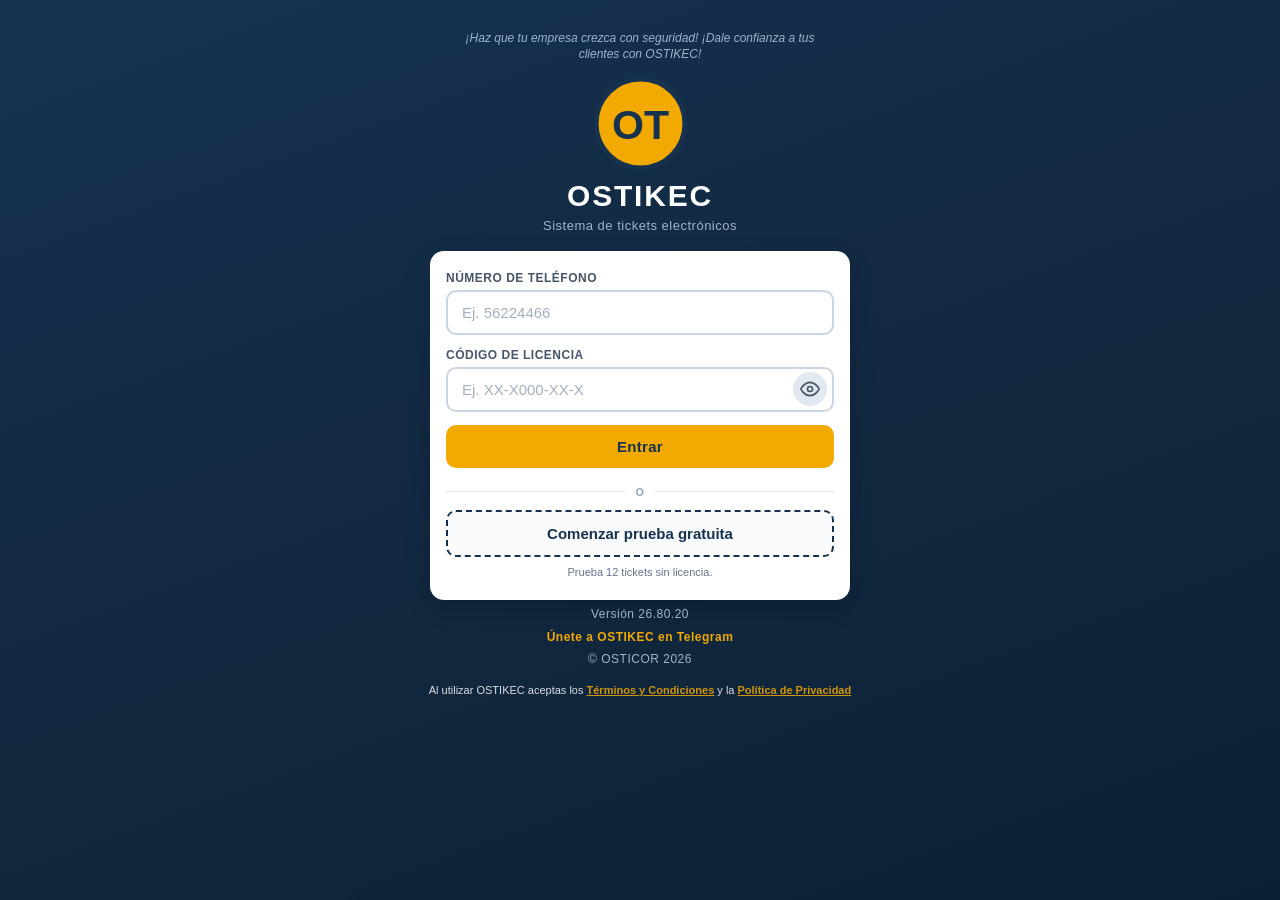
<file: index.html>
<!DOCTYPE html>
<html lang="es">
<head>
<meta charset="UTF-8">
<meta name="viewport" content="width=device-width, initial-scale=1.0, maximum-scale=1.0, user-scalable=no, viewport-fit=cover">
<meta name="theme-color" content="#16324f">
<title>Ostikec</title>

<!--
  ============================================================================
  OSTIKEC — Aplicación web en un solo archivo
  ----------------------------------------------------------------------------
  Tres pantallas:
    1) Login        → teléfono + licencia
    2) Creador      → formulario que genera el ticket con QR
    3) Validador    → solo lee y verifica tickets (no puede crear)

  Cada licencia define el TIPO de acceso: 'creador' o 'validador'.
  Desde una pantalla no se puede acceder a la otra.

  >>> PARA QUE FUNCIONE 100% SIN INTERNET (al convertirla en APK):
      1. Descarga estos dos archivos:
         https://cdn.jsdelivr.net/npm/qrcode-generator@1.4.4/qrcode.js
         https://unpkg.com/html5-qrcode@2.3.8/html5-qrcode.min.js
      2. Guárdalos en la misma carpeta que este HTML.
      3. Sustituye las dos etiquetas <script src="https://..."> por:
         <script src="qrcode.js"></script>
         <script src="html5-qrcode.min.js"></script>
  ============================================================================
-->

<!-- Librería que GENERA códigos QR -->
<!-- <script src="https://cdn.jsdelivr.net/npm/qrcode-generator@1.4.4/qrcode.js"></script> -->
<!-- Librería que LEE códigos QR (cámara e imagen) -->
<!-- <script src="https://unpkg.com/html5-qrcode@2.3.8/html5-qrcode.min.js"></script> -->

<!--Librerías sin internet -->
<script src="qrcode.js"></script>
<script src="html5-qrcode.min.js"></script>

<style>
/* ==========================================================================
   ESTILOS GENERALES
   ========================================================================== */
* { box-sizing: border-box; -webkit-tap-highlight-color: transparent; }

html, body {
  margin: 0; padding: 0;
  font-family: -apple-system, BlinkMacSystemFont, 'Segoe UI', Roboto, Arial, sans-serif;
  background: #eef2f7;
  color: #1f2937;
  font-size: 16px;
}

/* Cada "pantalla" ocupa toda la ventana. Solo se muestra la que tiene .activa.
   Se refuerza con !important para que el WebView de Android no lo ignore. */
.pantalla { display: none !important; min-height: 100vh; }
.pantalla.activa { display: block !important; }
.oculto { display: none !important; }

/* ==========================================================================
   PANTALLA 1: ACCESO (LOGIN)
   ========================================================================== */
.login-wrap {
  min-height: 100vh;
  display: flex; flex-direction: column;
  align-items: center; justify-content: center;
  padding: 24px 18px;
  background: linear-gradient(160deg, #16324f 0%, #0d2033 100%);
}

.logo-grande { width: 110px; height: 110px; margin-bottom: 14px; }

.titulo-app {
  color: #ffffff; font-size: 32px; font-weight: 800;
  letter-spacing: 2px; margin: 0 0 4px 0;
}

.subtitulo {
  color: #9db4cc; font-size: 13px;
  margin: 0 0 26px 0; letter-spacing: 0.5px;
}

.tarjeta {
  background: #ffffff; border-radius: 16px;
  padding: 22px 18px; width: 100%; max-width: 420px;
  box-shadow: 0 8px 24px rgba(0, 0, 0, 0.18);
}

.campo-bloque { margin-bottom: 16px; }

.campo-bloque label {
  display: block; font-size: 13px; font-weight: 700;
  color: #475569; margin-bottom: 6px;
  text-transform: uppercase; letter-spacing: 0.5px;
}

/* ==========================================================================
   CAMPOS DE ENTRADA CON BOTÓN DE LIMPIAR INDIVIDUAL
   ========================================================================== */
.campo { position: relative; }

.campo input {
  width: 100%; padding: 13px 46px 13px 14px;
  border: 2px solid #cbd5e1; border-radius: 10px;
  font-size: 16px; background: #ffffff; color: #1f2937;
  outline: none; transition: border-color .15s ease;
  font-family: inherit;
}

.campo input:focus { border-color: #16324f; }
.campo input::placeholder { color: #a3b0c2; }

.btn-limpiar-campo {
  position: absolute; right: 7px; top: 50%;
  transform: translateY(-50%);
  width: 30px; height: 30px;
  border: none; border-radius: 50%;
  background: #e2e8f0; color: #475569;
  font-size: 14px; font-weight: 700;
  cursor: pointer;
  display: flex; align-items: center; justify-content: center;
  padding: 0; line-height: 1;
}
.btn-limpiar-campo:active { background: #cbd5e1; }

/* ==========================================================================
   BOTONES PRINCIPALES
   ========================================================================== */
.btn {
  display: block; width: 100%; padding: 14px;
  border: none; border-radius: 10px;
  font-size: 16px; font-weight: 700;
  cursor: pointer; font-family: inherit;
  letter-spacing: 0.3px; transition: opacity .15s;
}
.btn:active { opacity: 0.75; }
.btn-primario { background: #16324f; color: #ffffff; }
.btn-secundario { background: #e2e8f0; color: #334155; }
.btn-acento { background: #f2a900; color: #16324f; }

.acciones { display: flex; gap: 12px; margin-top: 22px; }
.acciones .btn { flex: 1; }

.mensaje-error {
  margin-top: 14px; padding: 10px 12px;
  border-radius: 8px; background: #fee2e2; color: #991b1b;
  font-size: 14px; font-weight: 600; text-align: center;
  display: none;
}
.mensaje-error.visible { display: block; }

.mensaje-info {
  font-size: 13px; color: #64748b;
  text-align: center; margin: 10px 0;
}

/* ==========================================================================
   PANTALLAS 2 y 3: BARRA SUPERIOR
   ========================================================================== */
.barra-superior {
  background: #16324f; color: #ffffff;
  padding: 12px 16px;
  display: flex; align-items: center; justify-content: space-between;
  position: sticky; top: 0; z-index: 10;
  box-shadow: 0 2px 8px rgba(0, 0, 0, 0.2);
}

.barra-izq { display: flex; align-items: center; gap: 10px; }
.barra-der { display: flex; align-items: center; gap: 8px; }

.logo-mini {
  width: 36px; height: 36px; border-radius: 50%;
  background: #f2a900; color: #16324f;
  font-weight: 800; font-size: 15px;
  display: flex; align-items: center; justify-content: center;
  letter-spacing: 0.5px;
}

.barra-titulo { font-size: 18px; font-weight: 800; letter-spacing: 1.5px; }

.btn-icono {
  width: 42px; height: 42px;
  border: none; border-radius: 10px;
  background: rgba(255, 255, 255, 0.14);
  color: #ffffff; cursor: pointer;
  display: flex; align-items: center; justify-content: center;
  padding: 0;
}
.btn-icono:active { background: rgba(255, 255, 255, 0.3); }

/* ==========================================================================
   CONTENIDO PRINCIPAL
   ========================================================================== */
.contenido { padding: 16px; max-width: 480px; margin: 0 auto; }

.seccion-titulo {
  font-size: 15px; font-weight: 800;
  color: #16324f; margin: 0 0 16px 0;
  text-transform: uppercase; letter-spacing: 1px;
  border-bottom: 2px solid #f2a900; padding-bottom: 8px;
}

/* ==========================================================================
   MODALES (lector QR y resultado)
   ========================================================================== */
.modal {
  display: none; position: fixed; inset: 0;
  background: rgba(9, 20, 32, 0.75);
  z-index: 100; align-items: center; justify-content: center;
  padding: 16px;
}
.modal.visible { display: flex; }

.modal-caja {
  background: #ffffff; border-radius: 16px;
  width: 100%; max-width: 420px;
  max-height: 90vh; overflow-y: auto;
  box-shadow: 0 12px 40px rgba(0, 0, 0, 0.4);
}

.modal-cabecera {
  display: flex; align-items: center; justify-content: space-between;
  padding: 14px 16px; border-bottom: 1px solid #e2e8f0;
}
.modal-cabecera h3 { margin: 0; font-size: 17px; color: #16324f; }

.btn-cerrar {
  width: 34px; height: 34px;
  border: none; border-radius: 50%;
  background: #f1f5f9; color: #475569;
  font-size: 18px; font-weight: 700;
  cursor: pointer; line-height: 1;
}

.modal-cuerpo { padding: 16px; }

#lectorCamara {
  width: 100%; border-radius: 12px;
  overflow: hidden; background: #000; min-height: 240px;
}
#lectorCamara video { border-radius: 12px; }

.separador {
  text-align: center; color: #94a3b8;
  font-size: 13px; margin: 16px 0; font-weight: 700;
}

/* ==========================================================================
   RESULTADO DE LA VALIDACIÓN
   ========================================================================== */
.banner-validacion {
  padding: 16px; border-radius: 12px; text-align: center;
  font-size: 18px; font-weight: 800; margin-bottom: 16px;
  letter-spacing: 0.5px;
}
.banner-ok { background: #dcfce7; color: #166534; }
.banner-malo { background: #fee2e2; color: #991b1b; }

.lista-datos {
  width: 100%; border-collapse: collapse; font-size: 14px;
}
.lista-datos td {
  padding: 9px 6px; border-bottom: 1px solid #e2e8f0; vertical-align: top;
}
.lista-datos td:first-child {
  color: #64748b; font-weight: 700; width: 42%;
}
.lista-datos td:last-child {
  color: #1f2937; font-weight: 600; word-break: break-word;
}

/* ==========================================================================
   ZONA DEL TICKET GENERADO
   ========================================================================== */
.contenedor-ticket {
  display: flex; justify-content: center; margin: 8px 0 18px 0;
}
#canvasTicket {
  width: 100%; max-width: 360px; height: auto;
  border-radius: 8px;
  box-shadow: 0 4px 16px rgba(0, 0, 0, 0.15);
}
</style>
<link rel="stylesheet" href="extras.css">
<link rel="stylesheet" href="extras2.css">
</head>

<body>

<!-- ==========================================================================
     PANTALLA 1: ACCESO
     ========================================================================== -->
<div id="pantallaLogin" class="pantalla activa" style="display:block;">
  <div class="login-wrap">

    <p class="mensaje-promocional">
      <em>¡Haz que tu empresa crezca con seguridad! ¡Dale confianza a tus clientes con OSTIKEC!</em>
    </p>

    <!-- Logotipo "OT" dibujado con SVG (no hace falta importar ninguna imagen) -->
    <svg class="logo-grande" viewBox="0 0 120 120" xmlns="http://www.w3.org/2000/svg">
      <circle cx="60" cy="60" r="56" fill="#f2a900"/>
      <circle cx="60" cy="60" r="56" fill="none" stroke="#16324f" stroke-width="6"/>
      <text x="60" y="62" text-anchor="middle" dominant-baseline="central"
            font-family="Arial, sans-serif" font-size="52" font-weight="bold"
            fill="#16324f">OT</text>
    </svg>

    <h1 class="titulo-app">OSTIKEC</h1>
    <p class="subtitulo">Sistema de tickets electrónicos</p>

    <div class="tarjeta">
      <div class="campo-bloque">
        <label for="loginTelefono">Número de teléfono</label>
        <div class="campo">
          <input id="loginTelefono" type="tel" inputmode="numeric"
                 placeholder="Ej. 56224466" autocomplete="off">
        </div>
      </div>

      <div class="campo-bloque">
        <label for="loginLicencia">Código de licencia</label>
        <div class="campo">
          <input id="loginLicencia" type="password"
                 placeholder="Ej. XX-X000-XX-X" autocomplete="off">
        </div>
      </div>

      <button id="btnEntrar" class="btn btn-acento">Entrar</button>

      <div id="loginError" class="mensaje-error"></div>
    </div>
    <p class="subtitulo"> </p>
    <p class="subtitulo">Versión 26.80.20</p>
    <p class="subtitulo">
      <a href="https://t.me/+4atqFg3ymcpjNWFh" target="_blank" rel="noopener"
         style="color: #f2a900; text-decoration: none; font-weight: 700;">
        Únete a OSTIKEC en Telegram
      </a>
    </p>
    <p class="subtitulo">&copy; OSTICOR 2026</p>
  </div>
</div>

<!-- ==========================================================================
     PANTALLA 2: CREADOR DE TICKETS
     ========================================================================== -->
<div id="pantallaCreador" class="pantalla" style="display:none;">

  <header class="barra-superior">
    <div class="barra-izq">
      <div class="logo-mini">OT</div>
      <span class="barra-titulo">OSTIKEC</span>
    </div>

    <div class="barra-der">
      <!-- Botón para leer un QR (rellena el formulario) -->
      <button id="btnAbrirLector" class="btn-icono" title="Leer código QR">
        <svg width="24" height="24" viewBox="0 0 24 24" fill="none"
             stroke="currentColor" stroke-width="2" stroke-linecap="round"
             stroke-linejoin="round">
          <rect x="3" y="3" width="7" height="7"/>
          <rect x="14" y="3" width="7" height="7"/>
          <rect x="3" y="14" width="7" height="7"/>
          <line x1="14" y1="14" x2="14" y2="21"/>
          <line x1="21" y1="14" x2="21" y2="21"/>
          <line x1="17" y1="17" x2="17" y2="21"/>
        </svg>
      </button>

      <!-- Botón para cerrar la sesión -->
      <button id="btnSalirCreador" class="btn-icono" title="Cerrar sesión">
        <svg width="22" height="22" viewBox="0 0 24 24" fill="none"
             stroke="currentColor" stroke-width="2" stroke-linecap="round"
             stroke-linejoin="round">
          <path d="M9 21H5a2 2 0 0 1-2-2V5a2 2 0 0 1 2-2h4"/>
          <polyline points="16 17 21 12 16 7"/>
          <line x1="21" y1="12" x2="9" y2="12"/>
        </svg>
      </button>
    </div>
  </header>

  <main class="contenido">

    <!-- ---------------- TARJETA DEL FORMULARIO ---------------- -->
    <div class="tarjeta">
      <h2 class="seccion-titulo">Datos del ticket</h2>

      <!-- Campo: FECHA -->
      <div class="campo-bloque">
        <label for="inFecha">Fecha</label>
        <div class="campo">
          <input id="inFecha" type="text" inputmode="numeric"
                 placeholder="DD/MM/AA" maxlength="8" autocomplete="off">
          <button type="button" class="btn-limpiar-campo" data-target="inFecha">✕</button>
        </div>
      </div>

      <!-- Campo: NOMBRE -->
      <div class="campo-bloque">
        <label for="inNombre">Nombre</label>
        <div class="campo">
          <input id="inNombre" type="text" placeholder="Nombre y apellidos"
                 autocomplete="off">
          <button type="button" class="btn-limpiar-campo" data-target="inNombre">✕</button>
        </div>
      </div>

      <!-- Campo: TELÉFONO -->
      <div class="campo-bloque">
        <label for="inTelefono">Teléfono</label>
        <div class="campo">
          <input id="inTelefono" type="tel" inputmode="numeric"
                 placeholder="Número de teléfono" autocomplete="off">
          <button type="button" class="btn-limpiar-campo" data-target="inTelefono">✕</button>
        </div>
      </div>

      <!-- Campo: TICKET/SERVICIO/FACTURA/ASIENTO etc. -->
      <div class="campo-bloque">
        <label for="inAsiento">Ticket/Asiento</label>
        <div class="campo">
          <input id="inAsiento" type="text" inputmode="text"
                 placeholder="Número o texto" autocomplete="off">
          <button type="button" class="btn-limpiar-campo" data-target="inAsiento">✕</button>
        </div>
      </div>

      <!-- Campo: TICKET/SERVICIO/FACTURA/ASIENTO etc.  -->
      <div class="campo-bloque">
        <label for="inIdServicio">ID Servicio</label>
        <div class="campo">
          <input id="inIdServicio" type="text" inputmode="text"
                 placeholder="Número o texto" autocomplete="off">
          <button type="button" class="btn-limpiar-campo" data-target="inIdServicio">✕</button>
        </div>
      </div>

      <div class="acciones">
        <button id="btnLimpiar" class="btn btn-secundario">Limpiar</button>
        <button id="btnCrear" class="btn btn-primario">Crear Ostikec</button>
      </div>
    </div>

    <!-- ---------------- TARJETA DEL TICKET GENERADO ---------------- -->
    <div id="zonaResultado" class="tarjeta oculto" style="margin-top:16px;">
      <h2 class="seccion-titulo">Ticket generado</h2>
      <div class="contenedor-ticket">
        <canvas id="canvasTicket"></canvas>
      </div>
      <!-- Dos botones separados: uno descarga, otro comparte -->
      <div class="acciones" style="margin-top:0;">
        <button id="btnDescargar" class="btn btn-secundario">Descargar</button>
        <button id="btnCompartir" class="btn btn-acento">Compartir</button>
      </div>
    </div>

  </main>
</div>

<!-- ==========================================================================
     PANTALLA 3: VALIDADOR DE TICKETS
     Solo lee códigos QR y verifica su validez. No puede crear.
     ========================================================================== -->
<div id="pantallaValidador" class="pantalla" style="display:none;">

  <header class="barra-superior">
    <div class="barra-izq">
      <div class="logo-mini">OT</div>
      <span class="barra-titulo">OSTIKEC</span>
    </div>

    <div class="barra-der">
      <button id="btnSalirValidador" class="btn-icono" title="Cerrar sesión">
        <svg width="22" height="22" viewBox="0 0 24 24" fill="none"
             stroke="currentColor" stroke-width="2" stroke-linecap="round"
             stroke-linejoin="round">
          <path d="M9 21H5a2 2 0 0 1-2-2V5a2 2 0 0 1 2-2h4"/>
          <polyline points="16 17 21 12 16 7"/>
          <line x1="21" y1="12" x2="9" y2="12"/>
        </svg>
      </button>
    </div>
  </header>

  <main class="contenido">

    <div class="tarjeta">
      <h2 class="seccion-titulo">Validar ticket</h2>
      <p class="mensaje-info" style="text-align:left; margin:0 0 16px 0;">
        Escanee el código QR del ticket para verificar si es válido y ver su información.
      </p>

      <button id="btnEscanearValidador" class="btn btn-acento">
        Escanear código QR
      </button>
    </div>

    <!-- Tarjeta con el resultado de la validación (oculta al inicio) -->
    <div id="zonaResultadoValidador" class="tarjeta oculto" style="margin-top:16px;">
      <h2 class="seccion-titulo">Resultado</h2>
      <div id="bannerValidacion3" class="banner-validacion"></div>
      <table id="tablaDatos3" class="lista-datos"></table>
      <p id="notaComparacion3" class="mensaje-info"></p>
    </div>

  </main>
</div>

<!-- ==========================================================================
     MODAL: LECTOR DE CÓDIGOS QR (compartido por las pantallas 2 y 3)
     ========================================================================== -->
<div id="modalLector" class="modal">
  <div class="modal-caja">
    <div class="modal-cabecera">
      <h3>Leer código QR</h3>
      <button id="btnCerrarLector" class="btn-cerrar">✕</button>
    </div>
    <div class="modal-cuerpo">
      <div id="lectorCamara"></div>
      <div id="lectorEstado" class="mensaje-info">Iniciando cámara…</div>

      <div class="separador">— O —</div>

      <button id="btnElegirArchivo" class="btn btn-secundario">
        Subir imagen del código QR
      </button>
      <input id="inputArchivo" type="file" accept="image/*" style="display:none">

      <!-- Contenedor invisible que la librería necesita para leer archivos -->
      <div id="lectorArchivoOculto" style="display:none;"></div>
    </div>
  </div>
</div>

<!-- ==========================================================================
     MODAL: RESULTADO DE LA VALIDACIÓN (solo se usa desde la pantalla 2)
     ========================================================================== -->
<div id="modalResultado" class="modal">
  <div class="modal-caja">
    <div class="modal-cabecera">
      <h3>Resultado de la validación</h3>
      <button id="btnCerrarResultado" class="btn-cerrar">✕</button>
    </div>
    <div class="modal-cuerpo">
      <div id="bannerValidacion" class="banner-validacion"></div>
      <table id="tablaDatos" class="lista-datos"></table>
      <p id="notaComparacion" class="mensaje-info"></p>
      <button id="btnCerrarResultado2" class="btn btn-primario"
              style="margin-top:8px;">Aceptar</button>
    </div>
  </div>
</div>


<script>
/* ============================================================================
   OSTIKEC — LÓGICA DE LA APLICACIÓN
   ============================================================================
   Índice:
     1. Configuración (licencias, claves)
     2. Utilidades criptográficas (SHA-256, cifrado reversible)
     3. Control de acceso (login + huella del dispositivo)
     4. Formulario (limpiar campos)
     5. Generación del ticket (contenido QR + dibujo en canvas)
     6. Lectura y validación de códigos QR
     7. Arranque de la aplicación
   ============================================================================ */

   /* ============================================================================
   CAPTURA GLOBAL DE ERRORES
   ============================================================================
   Registra cualquier error no capturado y cualquier promesa rechazada
   en localStorage. Opcionalmente los envía al chat del bot de Telegram,
   según lo indique el archivo remoto enviar-error.json.

   CONSULTA REMOTA:
     - La app consulta enviar-error.json como máximo cada 6 horas.
     - Si el JSON dice "enviar": true, se envían los errores.
     - Si dice "enviar": false, no se envían (solo se guardan localmente).
     - Si nunca se ha consultado, o si falla la red, NO se envían (fail-closed).

   ANTI-SPAM (siempre activo cuando el envío está habilitado):
     - Máximo 5 envíos por sesión de app.
     - Mismo mensaje no se repite en menos de 10 minutos.

   API PÚBLICA:
     window.OSTIKEC_VER_ERRORES()          → devuelve el log local
     window.OSTIKEC_BORRAR_ERRORES()       → limpia el log local
     window.OSTIKEC_ERROR_REPORT.estaActivo()
     window.OSTIKEC_ERROR_REPORT.refrescar()
     window.OSTIKEC_ERROR_REPORT.forzar(true|false)
   ============================================================================ */
(function () {
  'use strict';

  /* --- Constantes --- */
  const CLAVE_LOG_ERRORES          = 'ostikec_log_errores';
  const MAX_ERRORES                = 50;
  const URL_ENVIAR_ERROR           = 'https://tito-corrioso.github.io/ostikec/enviar-error.json';
  const CLAVE_ERROR_ENVIAR         = 'ostikec_error_enviar';
  const CLAVE_ERROR_ULTIMA_CONSULTA = 'ostikec_error_ultima_consulta';
  const HORAS_ENTRE_CONSULTAS      = 6;
  const MAX_ENVIOS_SESION          = 5;
  const CLAVE_ULTIMO_ENVIO         = 'ostikec_error_ultimo_envio';
  const MINUTOS_ANTI_SPAM          = 10;
  const DELAY_CONSULTA             = 2500;

  let erroresEnviadosSesion = 0;

  /* ============================================================
     CONSULTA DEL FLAG REMOTO
     ============================================================ */
  function actualizarFlagEnvio() {
    fetch(URL_ENVIAR_ERROR + '?t=' + Date.now(), { cache: 'no-store' })
      .then(function (r) {
        if (!r.ok) throw new Error('HTTP ' + r.status);
        return r.json();
      })
      .then(function (datos) {
        if (!datos || typeof datos.enviar !== 'boolean') return;
        try {
          localStorage.setItem(CLAVE_ERROR_ENVIAR, datos.enviar ? '1' : '0');
          localStorage.setItem(CLAVE_ERROR_ULTIMA_CONSULTA, String(Date.now()));
        } catch (e) {}
      })
      .catch(function () {
        /* Silencioso: si no hay internet, se conserva el último valor cacheado */
      });
  }

  function debeConsultarFlag() {
    let ultima = 0;
    try { ultima = parseInt(localStorage.getItem(CLAVE_ERROR_ULTIMA_CONSULTA) || '0', 10); }
    catch (e) {}
    if (!ultima) return true;
    return (Date.now() - ultima) > (HORAS_ENTRE_CONSULTAS * 3600000);
  }

  /* Fail-closed: solo devuelve true si el JSON remoto dijo enviar:true
     y ese valor está cacheado. Si no se ha consultado nunca, devuelve false. */
  function debeEnviarErrores() {
    try { return localStorage.getItem(CLAVE_ERROR_ENVIAR) === '1'; }
    catch (e) { return false; }
  }

  /* ============================================================
     GUARDAR Y ENVIAR
     ============================================================ */
  function guardarError(mensaje, fuente, linea, columna, stack) {
    try {
      /* 1. Guardar localmente */
      const log = JSON.parse(localStorage.getItem(CLAVE_LOG_ERRORES) || '[]');
      log.push({
        fecha: new Date().toISOString(),
        mensaje: String(mensaje || '').substring(0, 200),
        fuente: String(fuente || '').substring(0, 200),
        linea: linea || 0,
        columna: columna || 0,
        stack: String(stack || '').substring(0, 500)
      });
      if (log.length > MAX_ERRORES) log.splice(0, log.length - MAX_ERRORES);
      localStorage.setItem(CLAVE_LOG_ERRORES, JSON.stringify(log));

      /* 2. Enviar a Telegram si el flag remoto lo permite */
      enviarErrorATelegram(mensaje, fuente, linea, columna, stack);
    } catch (e) {}
  }

  function enviarErrorATelegram(mensaje, fuente, linea, columna, stack) {
    if (!debeEnviarErrores()) return;
    if (erroresEnviadosSesion >= MAX_ENVIOS_SESION) return;
    if (typeof window.enviarMensaje !== 'function') return;

    /* Anti-spam: mismo mensaje no se repite en menos de MINUTOS_ANTI_SPAM */
    const clave = String(mensaje || '').substring(0, 80);
    let mapaUltimos = {};
    try { mapaUltimos = JSON.parse(localStorage.getItem(CLAVE_ULTIMO_ENVIO) || '{}'); }
    catch (e) {}
    const ultimo = mapaUltimos[clave] || 0;
    if (Date.now() - ultimo < MINUTOS_ANTI_SPAM * 60000) return;

    mapaUltimos[clave] = Date.now();
    /* Limitar el mapa para que no crezca sin control */
    const claves = Object.keys(mapaUltimos);
    if (claves.length > 30) {
      claves.sort(function (a, b) { return mapaUltimos[a] - mapaUltimos[b]; });
      claves.slice(0, claves.length - 30).forEach(function (k) { delete mapaUltimos[k]; });
    }
    try { localStorage.setItem(CLAVE_ULTIMO_ENVIO, JSON.stringify(mapaUltimos)); } catch (e) {}

    erroresEnviadosSesion++;

    const texto =
      '🐞 <b>ERROR EN OSTIKEC</b>\n\n' +
      '📄 <b>Mensaje:</b> ' + String(mensaje || '').substring(0, 150) + '\n' +
      '📍 <b>Archivo:</b> ' + String(fuente || '').split('/').pop() + '\n' +
      '📏 <b>Línea:</b> ' + (linea || 0) + '\n' +
      '📱 <b>Huella:</b> ' + (typeof huellaDispositivo === 'function' ? huellaDispositivo() : 'desconocida') + '\n' +
      '🕐 <b>Fecha:</b> ' + new Date().toLocaleString('es-ES');

    try { window.enviarMensaje(texto); } catch (e) {}
  }

  /* ============================================================
     LISTENERS GLOBALES
     ============================================================ */
  window.addEventListener('error', function (e) {
    guardarError(
      e.message,
      e.filename,
      e.lineno,
      e.colno,
      e.error && e.error.stack
    );
  });

  window.addEventListener('unhandledrejection', function (e) {
    const r = e.reason;
    guardarError(
      'Promesa rechazada: ' + (r && r.message ? r.message : String(r)),
      '',
      0,
      0,
      r && r.stack
    );
  });

  /* ============================================================
     ARRANQUE
     ============================================================ */
  window.addEventListener('DOMContentLoaded', function () {
    if (debeConsultarFlag()) {
      setTimeout(actualizarFlagEnvio, DELAY_CONSULTA);
    }
  });

  /* ============================================================
     API PÚBLICA
     ============================================================ */
  window.OSTIKEC_VER_ERRORES = function () {
    try { return JSON.parse(localStorage.getItem(CLAVE_LOG_ERRORES) || '[]'); }
    catch (e) { return []; }
  };

  window.OSTIKEC_BORRAR_ERRORES = function () {
    try { localStorage.removeItem(CLAVE_LOG_ERRORES); } catch (e) {}
  };

  window.OSTIKEC_ERROR_REPORT = {
    /* Devuelve true si el envío está activo según el flag cacheado */
    estaActivo: debeEnviarErrores,

    /* Devuelve el valor crudo del flag: '1', '0' o null si nunca se consultó */
    verFlagCacheado: function () {
      try { return localStorage.getItem(CLAVE_ERROR_ENVIAR); }
      catch (e) { return null; }
    },

    /* Fuerza una nueva consulta al JSON remoto */
    refrescar: actualizarFlagEnvio,

    /* Fuerza un valor local sin consultar la red. Útil para pruebas.
       El siguiente refresco remoto lo sobrescribirá. */
    forzar: function (valor) {
      try {
        localStorage.setItem(CLAVE_ERROR_ENVIAR, valor ? '1' : '0');
        localStorage.setItem(CLAVE_ERROR_ULTIMA_CONSULTA, String(Date.now()));
        console.log('Flag de envío de errores forzado a: ' + (valor ? 'true' : 'false'));
      } catch (e) {}
    },

    /* Resetea las marcas de consulta (para forzar una consulta en el próximo arranque) */
    reset: function () {
      try {
        localStorage.removeItem(CLAVE_ERROR_ULTIMA_CONSULTA);
        console.log('Marca de consulta borrada. Se consultará en el próximo arranque.');
      } catch (e) {}
    }
  };

})();
  
/* ============================================================================
   1. CONFIGURACIÓN
   ----------------------------------------------------------------------------
   SEGURIDAD DE LAS LICENCIAS:
     Ya no se guardan teléfonos ni licencias en texto plano. En su lugar se
     guarda el HASH SHA-256 de la credencial, calculado como:

         SHA256( SALT_LICENCIAS + '|' + telefono + '|' + LICENCIA_MAYÚSCULAS )

     Cuando el usuario introduce su teléfono y licencia, la app calcula el
     mismo hash y lo compara contra la lista. Si coincide, entra.

     CÓMO AÑADIR UN USUARIO NUEVO:
       1. Abre cualquier calculadora de SHA-256 online (por ejemplo
          https://emn178.github.io/online-tools/sha256.html).
       2. Escribe, en una sola línea y sin espacios:
              Ostikec-Salt-Licencias-2026-v1|TELEFONO|LICENCIA_MAYÚSCULAS
          Por ejemplo, para el teléfono 54089688 con licencia OT-C001-88-O,
          escribe exactamente:
              Ostikec-Salt-Licencias-2026-v1|54089688|OT-C001-88-O
       3. Copia el hash SHA-256 resultante (64 caracteres hexadecimales).
       4. Añade una línea nueva al array USUARIOS_AUTORIZADOS con ese hash
          y el tipo ('creador' o 'validador').
   ============================================================================ */

/* Salt de las credenciales. Es un texto fijo que se añade al cálculo del hash.
   NO lo cambies una vez que tengas usuarios registrados, porque invalidaría
   todos los hashes anteriores. Anótalo en un lugar seguro. */
const SALT_LICENCIAS = 'Ostikec-Salt-Licencias-2026-v1';

/* Versión actual de la aplicación. Se compara con update.json para avisar
   al usuario cuando haya una versión nueva. Debe coincidir con el texto
   que se muestra en el login ("Versión 26.80.20"). */
window.VERSION_APP = '26.80.20';

/* Lista de usuarios autorizados. Cada entrada contiene:
     - hashCred : el SHA-256 (64 caracteres en hexadecimal) del par
                  teléfono + licencia calculado con el salt.
     - tipo     : 'creador' (genera tickets) o 'validador' (solo verifica).

   ⚠️ IMPORTANTE: Los hashes de abajo son FICTICIOS. Debes reemplazarlos
   por los hashes reales calculados con la calculadora SHA-256 siguiendo
   las instrucciones del bloque anterior. */
const USUARIOS_AUTORIZADOS = [
  { hashCred: '6439445CB395D66CA134012935A1D2435073DF59411CA2949186F8A0FF808AE8', tipo: 'creador' },
  { hashCred: '3F58D785F33C350DF10BCB79502C599D82E08031B658AE6ACFABDBFE776AE17D', tipo: 'validador' },
  { hashCred: 'E9B5AC3731A1A68E97653932AAB41EDA6BB31989391D4B47B12E07E53368450B', tipo: 'creador' },
  { hashCred: 'B6833BE2589F7A0E24D3BE0964E67E16D2004ABFD3CB1FD75CE787DAB07E87AB', tipo: 'validador' },
  /* Usuario Validador Universal*/
  { hashCred: '4FD66189A78D626EA3DCE59A0278FCBB196BAE677C43ECB86F4B5A10A219C598', tipo: 'validador' }
];

const CLAVE_SECRETA   = 'Ostikec-Clave-Secreta-2026'; // clave para calcular la firma
const CLAVE_CIFRADO   = 17;                            // desplazamiento del cifrado
const PREFIJO_TICKET  = 'OTK1';                        // marca de versión del formato
const CLAVE_SESION    = 'ostikec_sesion';              // nombre del dato guardado

/* Variable global que indica en qué pantalla estamos ('creador' o 'validador') */
let modoActual = null;


/* ============================================================================
   2. UTILIDADES CRIPTOGRÁFICAS
   ============================================================================ */

/* sha256Hex(texto) — implementación pura en JavaScript, sin dependencias.
   Devuelve siempre el hash en minúsculas. */
function sha256Hex(texto) {
  const ascii = unescape(encodeURIComponent(texto));
  const rotarDerecha = (valor, bits) => (valor >>> bits) | (valor << (32 - bits));
  const MAX_WORD = Math.pow(2, 32);

  const h = [];
  const k = [];
  (function generarConstantes() {
    const esCompuesto = {};
    let contador = 0;
    for (let candidato = 2; contador < 64; candidato++) {
      if (!esCompuesto[candidato]) {
        for (let i = 0; i < 313; i += candidato) esCompuesto[i] = candidato;
        h[contador] = (Math.pow(candidato, 0.5) * MAX_WORD) | 0;
        k[contador++] = (Math.pow(candidato, 1 / 3) * MAX_WORD) | 0;
      }
    }
  })();

  let mensaje = ascii + '\x80';
  while (mensaje.length % 64 !== 56) mensaje += '\x00';

  const palabras = [];
  const longitudBits = ascii.length * 8;

  for (let i = 0; i < mensaje.length; i++) {
    const codigo = mensaje.charCodeAt(i);
    palabras[i >> 2] |= codigo << ((3 - i) % 4) * 8;
  }
  palabras[palabras.length] = (longitudBits / MAX_WORD) | 0;
  palabras[palabras.length] = longitudBits;

  let hash = h.slice(0, 8);

  for (let j = 0; j < palabras.length; ) {
    const w = palabras.slice(j, j += 16);
    const hashPrevio = hash;
    hash = hash.slice(0, 8);

    for (let i = 0; i < 64; i++) {
      const w15 = w[i - 15];
      const w2  = w[i - 2];
      const a = hash[0];
      const e = hash[4];

      const temp1 = hash[7]
        + (rotarDerecha(e, 6) ^ rotarDerecha(e, 11) ^ rotarDerecha(e, 25))
        + ((e & hash[5]) ^ (~e & hash[6]))
        + k[i]
        + (w[i] = i < 16 ? w[i] : (
            w[i - 16]
            + (rotarDerecha(w15, 7) ^ rotarDerecha(w15, 18) ^ (w15 >>> 3))
            + w[i - 7]
            + (rotarDerecha(w2, 17) ^ rotarDerecha(w2, 19) ^ (w2 >>> 10))
          ) | 0);

      const temp2 = (rotarDerecha(a, 2) ^ rotarDerecha(a, 13) ^ rotarDerecha(a, 22))
        + ((a & hash[1]) ^ (a & hash[2]) ^ (hash[1] & hash[2]));

      hash = [(temp1 + temp2) | 0].concat(hash);
      hash[4] = (hash[4] + temp1) | 0;
    }
    for (let i = 0; i < 8; i++) hash[i] = (hash[i] + hashPrevio[i]) | 0;
  }

  let resultado = '';
  for (let i = 0; i < 8; i++) {
    for (let j = 3; j + 1; j--) {
      const byte = (hash[i] >> (j * 8)) & 255;
      resultado += (byte < 16 ? '0' : '') + byte.toString(16);
    }
  }
  return resultado;
}

/* Alfabeto Base64 para el cifrado reversible */
const ALFABETO_B64 = 'ABCDEFGHIJKLMNOPQRSTUVWXYZabcdefghijklmnopqrstuvwxyz0123456789+/';

/* Cifra un texto: primero a Base64, luego desplaza cada carácter */
function cifrarCadena(textoPlano) {
  const base64 = btoa(unescape(encodeURIComponent(textoPlano)));
  let salida = '';
  for (let i = 0; i < base64.length; i++) {
    const ch = base64[i];
    if (ch === '=') { salida += '='; continue; }
    const indice = ALFABETO_B64.indexOf(ch);
    salida += ALFABETO_B64[(indice + CLAVE_CIFRADO + i * 3) % 64];
  }
  return salida;
}

/* Descifra un texto: revierte el desplazamiento y decodifica Base64 */
function descifrarCadena(textoCifrado) {
  let base64 = '';
  for (let i = 0; i < textoCifrado.length; i++) {
    const ch = textoCifrado[i];
    if (ch === '=') { base64 += '='; continue; }
    const indice = ALFABETO_B64.indexOf(ch);
    if (indice < 0) throw new Error('Carácter no válido');
    let nuevo = (indice - CLAVE_CIFRADO - i * 3) % 64;
    if (nuevo < 0) nuevo += 64;
    base64 += ALFABETO_B64[nuevo];
  }
  return decodeURIComponent(escape(atob(base64)));
}


/* ============================================================================
   3. CONTROL DE ACCESO
   ============================================================================ */

/* Quita todo lo que no sean dígitos y elimina el prefijo internacional 53 */
function normalizarTelefono(valor) {
  let digitos = String(valor).replace(/\D/g, '');
  if (digitos.length > 8 && digitos.indexOf('53') === 0) digitos = digitos.substring(2);
  return digitos;
}

/* Calcula el hash SHA-256 de la credencial (teléfono + licencia + salt).
   Se usa en el login y también al recuperar la sesión guardada.
   Devuelve siempre el hash en minúsculas. */
function calcularHashCredencial(telefono, licencia) {
  const semilla = SALT_LICENCIAS + '|' + telefono + '|' + String(licencia).toUpperCase();
  return sha256Hex(semilla);
}

/* Huella del dispositivo: identifica el equipo de forma estable */
function huellaDispositivo() {
  const partes = [
    navigator.userAgent,
    navigator.language,
    navigator.platform || '',
    screen.width, screen.height, screen.colorDepth,
    window.devicePixelRatio,
    new Date().getTimezoneOffset()
  ];
  return sha256Hex(partes.join('|')).substring(0, 16);
}

/* Guarda la sesión autorizada en el almacenamiento local del navegador.
   Guardamos también la licencia para poder recalcular el hash cuando
   se restaura la sesión en la próxima apertura. */
function guardarSesion(telefono, licencia, tipo) {
  const datos = {
    tel: telefono,
    licencia: licencia,
    tipo: tipo,
    huella: huellaDispositivo(),
    fecha: Date.now()
  };
  try { localStorage.setItem(CLAVE_SESION, JSON.stringify(datos)); } catch (e) {}
}

/* Devuelve la sesión guardada SOLO si la huella del equipo coincide
   y si el hash calculado a partir de los datos de la sesión sigue
   apareciendo en la lista de autorizados (por si se retiró la licencia). */
function obtenerSesionValida() {
  try {
    const bruto = localStorage.getItem(CLAVE_SESION);
    if (!bruto) return null;
    const datos = JSON.parse(bruto);
    if (datos.huella !== huellaDispositivo()) return null;
    if (!datos.tel || !datos.licencia || !datos.tipo) return null;

    /* Recalculamos el hash para verificar que la credencial sigue autorizada.
       Comparamos en minúsculas para evitar problemas si algún hash se
       pegó en el código con mayúsculas. */
    const hashEsperado = calcularHashCredencial(datos.tel, datos.licencia);
    const sigueAutorizado = USUARIOS_AUTORIZADOS.some(
      u => u.hashCred.toLowerCase() === hashEsperado && u.tipo === datos.tipo
    );
    return sigueAutorizado ? datos : null;
  } catch (e) { return null; }
}

/* Borra la sesión guardada y vuelve a la pantalla de login.
   Se controla el display directamente para que el WebView de Android no lo ignore. */
function cerrarSesion() {
  try { localStorage.removeItem(CLAVE_SESION); } catch (e) {}
  modoActual = null;

  // Ocultar las pantallas 2 y 3 por clase Y por estilo en línea
  ['pantallaCreador', 'pantallaValidador'].forEach(function (id) {
    const el = document.getElementById(id);
    el.classList.remove('activa');
    el.style.display = 'none';
  });

  // Mostrar el login
  const login = document.getElementById('pantallaLogin');
  login.classList.add('activa');
  login.style.display = 'block';

  document.getElementById('loginTelefono').value = '';
  document.getElementById('loginLicencia').value = '';
  document.getElementById('loginError').classList.remove('visible');
  window.scrollTo(0, 0);
}

/* Muestra un error en la pantalla de acceso */
function mostrarErrorLogin(mensaje) {
  const caja = document.getElementById('loginError');
  caja.textContent = mensaje;
  caja.classList.add('visible');
}

/* Intenta entrar con los datos escritos en la pantalla de acceso.
   Calcula el hash de la credencial introducida y lo busca en la lista. */
function intentarEntrar() {
  const telefono = normalizarTelefono(document.getElementById('loginTelefono').value);
  const licencia = document.getElementById('loginLicencia').value.trim().toUpperCase();

  if (!telefono || !licencia) {
    mostrarErrorLogin('Debe completar el teléfono y la licencia.');
    return;
  }

  /* Calculamos el hash SHA-256 del par teléfono + licencia + salt.
     El resultado está siempre en minúsculas. */
  const hashIntroducido = calcularHashCredencial(telefono, licencia);

  /* Buscamos en la lista. Comparamos con .toLowerCase() para que dé igual
     si el hash guardado está en mayúsculas o en minúsculas. */
  const usuario = USUARIOS_AUTORIZADOS.find(
    u => u.hashCred.toLowerCase() === hashIntroducido
  );

  if (!usuario) {
    mostrarErrorLogin('Teléfono o licencia no autorizados.');
    return;
  }

  modoActual = usuario.tipo;
  guardarSesion(telefono, licencia, usuario.tipo);
  entrarAplicacion(usuario.tipo);
}

/* Cambia de la pantalla de acceso a la pantalla según el tipo de licencia.
   Se controla el display directamente (clase + estilo en línea) para
   garantizar que el WebView de Android lo respete. */
function entrarAplicacion(tipo) {
  modoActual = tipo;

  // Ocultar TODAS las pantallas por clase Y por estilo en línea
  ['pantallaLogin', 'pantallaCreador', 'pantallaValidador'].forEach(function (id) {
    const el = document.getElementById(id);
    el.classList.remove('activa');
    el.style.display = 'none';
  });

  // Mostrar solo la que toca
  const destino = document.getElementById(
    tipo === 'validador' ? 'pantallaValidador' : 'pantallaCreador'
  );
  destino.classList.add('activa');
  destino.style.display = 'block';

  // Si es el validador, ocultamos cualquier resultado anterior
  if (tipo === 'validador') {
    document.getElementById('zonaResultadoValidador').classList.add('oculto');
  }

  window.scrollTo(0, 0);
}


/* ============================================================================
   4. FORMULARIO — LIMPIAR CAMPOS
   ============================================================================ */
const CAMPOS_FORMULARIO = ['inFecha', 'inNombre', 'inTelefono', 'inAsiento', 'inIdServicio'];

/* Limpia un campo concreto y quita la vista previa del ticket */
function limpiarCampo(id) {
  document.getElementById(id).value = '';
  ocultarTicket();
}

/* Limpia todos los campos del formulario */
function limpiarTodo() {
  CAMPOS_FORMULARIO.forEach(id => { document.getElementById(id).value = ''; });
  ocultarTicket();
  document.getElementById('inFecha').focus();
}

/* Oculta la tarjeta del ticket generado */
function ocultarTicket() {
  document.getElementById('zonaResultado').classList.add('oculto');
}


/* ============================================================================
   5. GENERACIÓN DEL TICKET
   ============================================================================ */

/* Construye el contenido del QR: OTK1|<cifrado>|<firma> */
function construirContenidoQR(datos) {
  const json = JSON.stringify(datos);
  const cuerpo = cifrarCadena(json);
  const firma = sha256Hex(CLAVE_SECRETA + json).substring(0, 12).toUpperCase();
  return PREFIJO_TICKET + '|' + cuerpo + '|' + firma;
}

/* Lee y verifica el contenido de un QR. Devuelve { valido, datos } o { valido:false, error } */
function leerContenidoQR(texto) {
  if (typeof texto !== 'string' || !texto.trim()) {
    return { valido: false, error: 'El contenido está vacío.' };
  }
  const partes = texto.trim().split('|');
  if (partes.length !== 3) {
    return { valido: false, error: 'El formato no corresponde a un ticket Ostikec.' };
  }
  if (partes[0] !== PREFIJO_TICKET) {
    return { valido: false, error: 'Este código no fue generado por Ostikec.' };
  }

  let json;
  try { json = descifrarCadena(partes[1]); }
  catch (e) { return { valido: false, error: 'No se pudo descifrar el contenido.' }; }

  const firmaEsperada = sha256Hex(CLAVE_SECRETA + json).substring(0, 12).toUpperCase();
  if (firmaEsperada !== partes[2]) {
    return { valido: false, error: 'La firma de verificación NO coincide. Ticket falsificado o alterado.' };
  }

  let datos;
  try { datos = JSON.parse(json); }
  catch (e) { return { valido: false, error: 'Los datos internos están dañados.' }; }

  return { valido: true, datos: datos };
}

/* Dibuja el logotipo circular "OT" dentro de un canvas */
function dibujarLogoOT(ctx, x, y, tam) {
  ctx.save();
  ctx.beginPath();
  ctx.arc(x + tam / 2, y + tam / 2, tam / 2, 0, Math.PI * 2);
  ctx.fillStyle = '#f2a900';
  ctx.fill();
  ctx.lineWidth = Math.max(2, tam * 0.06);
  ctx.strokeStyle = '#16324f';
  ctx.stroke();
  ctx.fillStyle = '#16324f';
  ctx.font = 'bold ' + Math.round(tam * 0.48) + 'px Arial, sans-serif';
  ctx.textAlign = 'center';
  ctx.textBaseline = 'middle';
  ctx.fillText('OT', x + tam / 2, y + tam / 2 + tam * 0.03);
  ctx.restore();
}

/* Dibuja un código QR en el canvas */
function dibujarQR(ctx, texto, x, y, tam) {
  const qr = qrcode(0, 'M');
  qr.addData(texto);
  qr.make();

  const modulos = qr.getModuleCount();
  const lado = tam / modulos;

  ctx.fillStyle = '#ffffff';
  ctx.fillRect(x, y, tam, tam);

  ctx.fillStyle = '#000000';
  for (let fila = 0; fila < modulos; fila++) {
    for (let col = 0; col < modulos; col++) {
      if (qr.isDark(fila, col)) {
        ctx.fillRect(x + col * lado, y + fila * lado, Math.ceil(lado), Math.ceil(lado));
      }
    }
  }
}

/* Parte un texto largo en varias líneas */
function envolverTexto(ctx, texto, anchoMaximo) {
  const palabras = String(texto).split(' ');
  const lineas = [];
  let actual = '';
  for (const palabra of palabras) {
    const prueba = actual ? actual + ' ' + palabra : palabra;
    if (ctx.measureText(prueba).width > anchoMaximo && actual) {
      lineas.push(actual);
      actual = palabra;
    } else {
      actual = prueba;
    }
  }
  if (actual) lineas.push(actual);
  return lineas;
}

/* Devuelve la fecha y hora actual formateada como "28/09/2026 14:30" */
function fechaHoraEmision() {
  const d = new Date();
  const dos = n => String(n).padStart(2, '0');
  return dos(d.getDate()) + '/' + dos(d.getMonth() + 1) + '/' + d.getFullYear()
    + '  ' + dos(d.getHours()) + ':' + dos(d.getMinutes());
}

/* Dibuja UNA celda (etiqueta arriba + valor debajo, con salto de línea si hace falta).
   Devuelve la altura total usada en píxeles.                                   */
function dibujarCelda(ctx, etiqueta, valor, x, y, ancho) {
  // Etiqueta pequeña en gris
  ctx.fillStyle = '#64748b';
  ctx.font = 'bold 15px Arial, sans-serif';
  ctx.textAlign = 'left';
  ctx.textBaseline = 'top';
  ctx.fillText(etiqueta, x, y);

  // Valor en negro y más grande
  ctx.fillStyle = '#0f172a';
  ctx.font = 'bold 26px Arial, sans-serif';
  const lineas = envolverTexto(ctx, valor || '—', ancho);

  let yL = y + 23;
  for (const linea of lineas) {
    ctx.fillText(linea, x, yL);
    yL += 30;
  }
  return (yL - y); // altura usada
}

/* Mide la altura de una celda sin dibujarla (para alinear dos columnas) */
function alturaCelda(ctx, valor, ancho) {
  ctx.font = 'bold 26px Arial, sans-serif';
  const lineas = envolverTexto(ctx, valor || '—', ancho);
  return 23 + lineas.length * 30;
}

/* ----------------------------------------------------------------------------
   dibujarTicket(datos, textoQR)
   Layout del ticket:
     1) Encabezado azul con el logo OT
     2) Nombre (fila completa)
     3) Dos columnas: FECHA | TELÉFONO
     4) Dos columnas: ASIENTO | ID SERVICIO
     5) Código QR
     6) Fecha de emisión
   ---------------------------------------------------------------------------- */
function dibujarTicket(datos, textoQR) {
  const W = 720;
  const H = 1080;
  const MARGEN = 40;
  const GAP_COL = 24;
  const ANCHO_UTIL = W - MARGEN * 2;                  // 640
  const ANCHO_COL = (ANCHO_UTIL - GAP_COL) / 2;       // 308

  const cv = document.getElementById('canvasTicket');
  cv.width = W;
  cv.height = H;
  const ctx = cv.getContext('2d');

  // --- Fondo blanco y marco ---
  ctx.fillStyle = '#ffffff';
  ctx.fillRect(0, 0, W, H);
  ctx.strokeStyle = '#16324f';
  ctx.lineWidth = 6;
  ctx.strokeRect(12, 12, W - 24, H - 24);

  // --- Encabezado azul ---
  ctx.fillStyle = '#16324f';
  ctx.fillRect(15, 15, W - 30, 150);
  dibujarLogoOT(ctx, 45, 45, 90);

  ctx.fillStyle = '#ffffff';
  ctx.font = 'bold 44px Arial, sans-serif';
  ctx.textAlign = 'left';
  ctx.textBaseline = 'middle';
  ctx.fillText('OSTIKEC', 160, 78);

  ctx.fillStyle = '#f2a900';
  ctx.font = 'bold 20px Arial, sans-serif';
  ctx.fillText('TICKET/SERVICIO/FACTURA', 160, 118);

  // --- Cuerpo ---
  let y = 215;

  // 1) Nombre (fila completa)
  y += dibujarCelda(ctx, 'NOMBRE', datos.n, MARGEN, y, ANCHO_UTIL) + 16;

  // 2) Fecha | Teléfono
  const hFecha = alturaCelda(ctx, datos.f, ANCHO_COL);
  const hTel   = alturaCelda(ctx, datos.t, ANCHO_COL);
  const hFila1 = Math.max(hFecha, hTel);
  dibujarCelda(ctx, 'FECHA',     datos.f, MARGEN,                     y, ANCHO_COL);
  dibujarCelda(ctx, 'TELÉFONO',  datos.t, MARGEN + ANCHO_COL + GAP_COL, y, ANCHO_COL);
  y += hFila1 + 16;

  // 3) Asiento | ID Servicio
  const hAsi = alturaCelda(ctx, datos.a, ANCHO_COL);
  const hId  = alturaCelda(ctx, datos.i, ANCHO_COL);
  const hFila2 = Math.max(hAsi, hId);
  dibujarCelda(ctx, 'TICKET/ASIENTO',     datos.a, MARGEN,                     y, ANCHO_COL);
  dibujarCelda(ctx, 'ID SERVICIO', datos.i, MARGEN + ANCHO_COL + GAP_COL, y, ANCHO_COL);
  y += hFila2 + 16;

  // --- Separador ---
  ctx.strokeStyle = '#cbd5e1';
  ctx.lineWidth = 2;
  ctx.beginPath();
  ctx.moveTo(MARGEN, y + 6);
  ctx.lineTo(W - MARGEN, y + 6);
  ctx.stroke();

  // --- Código QR ---
  const tamQR = 400;
  const xQR = (W - tamQR) / 2;
  const yQR = y + 40;
  dibujarQR(ctx, textoQR, xQR, yQR, tamQR);

  // --- Pie: fecha de emisión ---
  const yPie = yQR + tamQR + 45;

  ctx.strokeStyle = '#cbd5e1';
  ctx.lineWidth = 2;
  ctx.beginPath();
  ctx.moveTo(MARGEN, yPie - 20);
  ctx.lineTo(W - MARGEN, yPie - 20);
  ctx.stroke();

  ctx.fillStyle = '#64748b';
  ctx.font = 'bold 14px Arial, sans-serif';
  ctx.textAlign = 'center';
  ctx.textBaseline = 'alphabetic';
  ctx.fillText('EMITIDO', W / 2, yPie + 8);

  ctx.fillStyle = '#16324f';
  ctx.font = 'bold 24px Arial, sans-serif';
  ctx.fillText(fechaHoraEmision(), W / 2, yPie + 40);
}

/* Se ejecuta al pulsar "Crear". Valida, construye el QR y dibuja el ticket */
function generarTicket() {
  const datos = {
    f: document.getElementById('inFecha').value.trim(),
    n: document.getElementById('inNombre').value.trim(),
    t: document.getElementById('inTelefono').value.trim(),
    a: document.getElementById('inAsiento').value.trim(),
    i: document.getElementById('inIdServicio').value.trim()
  };

  const nombres = { f: 'Fecha', n: 'Nombre', t: 'Teléfono', a: 'Ticket/Asiento', i: 'ID Servicio' };
  for (const clave in nombres) {
    if (!datos[clave]) { alert('Falta completar el campo: ' + nombres[clave]); return; }
  }
  
  const textoQR = construirContenidoQR(datos);
  dibujarTicket(datos, textoQR);

  const zona = document.getElementById('zonaResultado');
  zona.classList.remove('oculto');
  setTimeout(() => zona.scrollIntoView({ behavior: 'smooth', block: 'start' }), 100);
}

/* Descarga el ticket como PNG */
function descargarTicket() {
  const cv = document.getElementById('canvasTicket');
  const nombreArchivo = 'Ticket_Ostikec_' + Date.now() + '.png';

  cv.toBlob(function (blob) {
    if (!blob) { alert('No se pudo generar la imagen.'); return; }
    const url = URL.createObjectURL(blob);
    const enlace = document.createElement('a');
    enlace.href = url;
    enlace.download = nombreArchivo;
    document.body.appendChild(enlace);
    enlace.click();
    document.body.removeChild(enlace);
    setTimeout(() => URL.revokeObjectURL(url), 3000);
  }, 'image/png');
}

/* Comparte el ticket como PNG usando el menú nativo del sistema */
async function compartirTicket() {
  const cv = document.getElementById('canvasTicket');
  const nombreArchivo = 'Ticket_Ostikec_' + Date.now() + '.png';

  cv.toBlob(async function (blob) {
    if (!blob) { alert('No se pudo generar la imagen.'); return; }
    try {
      const archivo = new File([blob], nombreArchivo, { type: 'image/png' });
      if (navigator.canShare && navigator.canShare({ files: [archivo] })) {
        await navigator.share({ files: [archivo], title: 'Ticket Ostikec' });
        return;
      }
    } catch (e) { /* el usuario canceló o no se puede compartir */ }

    // Si el dispositivo no permite compartir, avisamos y ofrecemos descargar
    alert('Compartir no está disponible en este dispositivo. Use el botón "Descargar".');
  }, 'image/png');
}


/* ============================================================================
   6. LECTURA Y VALIDACIÓN DE CÓDIGOS QR
   ============================================================================ */

let escanerActivo = null;   // instancia de la cámara mientras está encendida

/* Abre el modal del lector y arranca la cámara */
function abrirLector() {
  document.getElementById('modalLector').classList.add('visible');
  document.getElementById('lectorEstado').textContent = 'Iniciando cámara…';
  iniciarCamara();
}

/* Cierra el modal y apaga la cámara si estaba encendida */
async function cerrarLector() {
  await detenerCamara();
  document.getElementById('modalLector').classList.remove('visible');
}

/* Enciende la cámara trasera y empieza a buscar códigos QR */
async function iniciarCamara() {
  const estado = document.getElementById('lectorEstado');

  if (typeof Html5Qrcode === 'undefined') {
    estado.textContent = 'La librería de lectura no está disponible. Use la opción de subir imagen.';
    return;
  }

  try {
    escanerActivo = new Html5Qrcode('lectorCamara');
    await escanerActivo.start(
      { facingMode: 'environment' },
      { fps: 10, qrbox: { width: 240, height: 240 } },
      /*function (textoLeido) { detenerCamara(); cerrarLector(); procesarLectura(textoLeido); },*/
      async function (textoLeido) {
        await detenerCamara();
        await cerrarLector();
        procesarLectura(textoLeido);
      },
      function () { /* errores de escaneo normales: los ignoramos */ }
    );
    estado.textContent = 'Apunte la cámara al código QR del ticket.';
  } catch (e) {
    estado.textContent = 'No se pudo abrir la cámara. Use la opción de subir imagen.';
  }
}

/* Apaga la cámara y libera los recursos */
async function detenerCamara() {
  if (escanerActivo) {
    try { await escanerActivo.stop(); await escanerActivo.clear(); } catch (e) {}
    escanerActivo = null;
  }
}

/* Lee un código QR a partir de una imagen subida desde el dispositivo */
async function escanearArchivo(archivo) {
  const estado = document.getElementById('lectorEstado');
  estado.textContent = 'Analizando la imagen…';

  try {
    const lector = new Html5Qrcode('lectorArchivoOculto');
    const textoLeido = await lector.scanFile(archivo, true);
    await lector.clear();
    await cerrarLector();
    procesarLectura(textoLeido);
  } catch (e) {
    estado.textContent = 'No se encontró ningún código QR legible en esa imagen.';
  }
}

/* ----------------------------------------------------------------------------
   procesarLectura(texto)
   Enruta el resultado al lugar correcto según la pantalla actual:
     - Creador   → rellena el formulario y muestra modal de resultado
     - Validador → muestra el resultado en línea dentro de la pantalla 3
   ---------------------------------------------------------------------------- */
function procesarLectura(texto) {
  const resultado = leerContenidoQR(texto);

  if (modoActual === 'validador') {
    mostrarResultadoValidador(resultado);
    return;
  }

  // Modo creador:
  if (resultado.valido) {
    const d = resultado.datos;
    document.getElementById('inFecha').value      = d.f || '';
    document.getElementById('inNombre').value     = d.n || '';
    document.getElementById('inTelefono').value   = d.t || '';
    document.getElementById('inAsiento').value    = d.a || '';
    document.getElementById('inIdServicio').value = d.i || '';
    ocultarTicket();
    mostrarResultadoValidacion(true, d, '');
  } else {
    mostrarResultadoValidacion(false, null, resultado.error);
  }
}

/* Modal de resultado (usado por la pantalla 2 - creador) */
function mostrarResultadoValidacion(esValido, datos, error) {
  const banner = document.getElementById('bannerValidacion');
  const tabla = document.getElementById('tablaDatos');
  const nota = document.getElementById('notaComparacion');

  if (esValido) {
    banner.className = 'banner-validacion banner-ok';
    banner.textContent = '✔ TICKET VÁLIDO';
    const filas = [
      ['Fecha',       datos.f],
      ['Nombre',      datos.n],
      ['Teléfono',    datos.t],
      ['Ticket/Asiento',     datos.a],
      ['ID Servicio', datos.i]
    ];
    tabla.innerHTML = filas.map(
      ([etiqueta, valor]) => '<tr><td>' + etiqueta + '</td><td>' + (valor || '—') + '</td></tr>'
    ).join('');
    nota.textContent = 'Compare estos datos con los impresos en el ticket. '
      + 'El formulario ya fue rellenado automáticamente.';
    tabla.style.display = 'table';
  } else {
    banner.className = 'banner-validacion banner-malo';
    banner.textContent = '✘ TICKET NO VÁLIDO';
    tabla.innerHTML = '';
    tabla.style.display = 'none';
    nota.textContent = error || 'El código leído no corresponde a un ticket Ostikec.';
  }
  document.getElementById('modalResultado').classList.add('visible');
}

/* Resultado en línea (usado por la pantalla 3 - validador) */
function mostrarResultadoValidador(resultado) {
  const banner = document.getElementById('bannerValidacion3');
  const tabla = document.getElementById('tablaDatos3');
  const nota = document.getElementById('notaComparacion3');
  const zona = document.getElementById('zonaResultadoValidador');

  if (resultado.valido) {
    banner.className = 'banner-validacion banner-ok';
    banner.textContent = '✔ TICKET VÁLIDO';
    const filas = [
      ['Fecha',       resultado.datos.f],
      ['Nombre',      resultado.datos.n],
      ['Teléfono',    resultado.datos.t],
      ['Ticket/Asiento',     resultado.datos.a],
      ['ID Servicio', resultado.datos.i]
    ];
    tabla.innerHTML = filas.map(
      ([etiqueta, valor]) => '<tr><td>' + etiqueta + '</td><td>' + (valor || '—') + '</td></tr>'
    ).join('');
    tabla.style.display = 'table';
    nota.textContent = 'El ticket fue verificado correctamente.';
  } else {
    banner.className = 'banner-validacion banner-malo';
    banner.textContent = '✘ TICKET NO VÁLIDO';
    tabla.innerHTML = '';
    tabla.style.display = 'none';
    nota.textContent = resultado.error || 'El código leído no corresponde a un ticket Ostikec.';
  }

  zona.classList.remove('oculto');
  setTimeout(() => zona.scrollIntoView({ behavior: 'smooth', block: 'start' }), 100);
}


/* ============================================================================
   7. ARRANQUE DE LA APLICACIÓN
   ============================================================================ */
document.addEventListener('DOMContentLoaded', function () {

  /* ---------- Pantalla de acceso ---------- */
  document.getElementById('btnEntrar').addEventListener('click', intentarEntrar);
  ['loginTelefono', 'loginLicencia'].forEach(function (id) {
    document.getElementById(id).addEventListener('keydown', function (e) {
      if (e.key === 'Enter') intentarEntrar();
    });
  });

  /* ---------- Pantalla 2 (creador): limpiar campos ---------- */
  document.querySelectorAll('.btn-limpiar-campo').forEach(function (boton) {
    boton.addEventListener('click', function () {
      limpiarCampo(this.getAttribute('data-target'));
    });
  });

  /* ---------- Pantalla 2 (creador): botones principales ---------- */
  document.getElementById('btnLimpiar').addEventListener('click', limpiarTodo);
  document.getElementById('btnCrear').addEventListener('click', generarTicket);
  document.getElementById('btnDescargar').addEventListener('click', descargarTicket);
  document.getElementById('btnCompartir').addEventListener('click', compartirTicket);

  /* ---------- Autoformato del campo Fecha (DD/MM/AA) ---------- */
  document.getElementById('inFecha').addEventListener('input', function () {
    let v = this.value.replace(/\D/g, '').substring(0, 6);
    if (v.length > 2) v = v.substring(0, 2) + '/' + v.substring(2);
    if (v.length > 5) v = v.substring(0, 5) + '/' + v.substring(5);
    this.value = v;
  });

  /* ---------- Lector de QR (compartido por ambas pantallas) ---------- */
  document.getElementById('btnAbrirLector').addEventListener('click', abrirLector);
  document.getElementById('btnEscanearValidador').addEventListener('click', abrirLector);
  document.getElementById('btnCerrarLector').addEventListener('click', cerrarLector);
  document.getElementById('btnElegirArchivo').addEventListener('click', function () {
    document.getElementById('inputArchivo').click();
  });
  document.getElementById('inputArchivo').addEventListener('change', function () {
    if (this.files && this.files.length > 0) {
      escanearArchivo(this.files[0]);
      this.value = '';   // permitir elegir el mismo archivo otra vez
    }
  });

  /* ---------- Modal de resultado (pantalla 2) ---------- */
  document.getElementById('btnCerrarResultado').addEventListener('click', function () {
    document.getElementById('modalResultado').classList.remove('visible');
  });
  document.getElementById('btnCerrarResultado2').addEventListener('click', function () {
    document.getElementById('modalResultado').classList.remove('visible');
  });

  /* ---------- Botones de cerrar sesión ---------- */
  document.getElementById('btnSalirCreador').addEventListener('click', cerrarSesion);
  document.getElementById('btnSalirValidador').addEventListener('click', cerrarSesion);

  /* ---------- Sesión recordada ----------
     Si este dispositivo ya se autorizó antes y la huella coincide,
     saltamos directamente a la pantalla correspondiente.              */
  const sesion = obtenerSesionValida();
  if (sesion) {
    entrarAplicacion(sesion.tipo);
  }
});
</script>
<script src="jspdf.umd.min.js"></script>
<script src="xlsx.full.min.js"></script>
<script src="extras.js?v=13"></script>
<script src="extras2.js?v=4"></script>
<script src="panel.js?v=3"></script>
<script src="trial.js?v=3"></script>
<script src="update.js?v=3"></script>
<script src="bloqueo.js?v=2"></script>

<!--<script src="https://cdn.jsdelivr.net/npm/eruda"></script>
<script>eruda.init();</script>-->

</body>
</html>
</file>
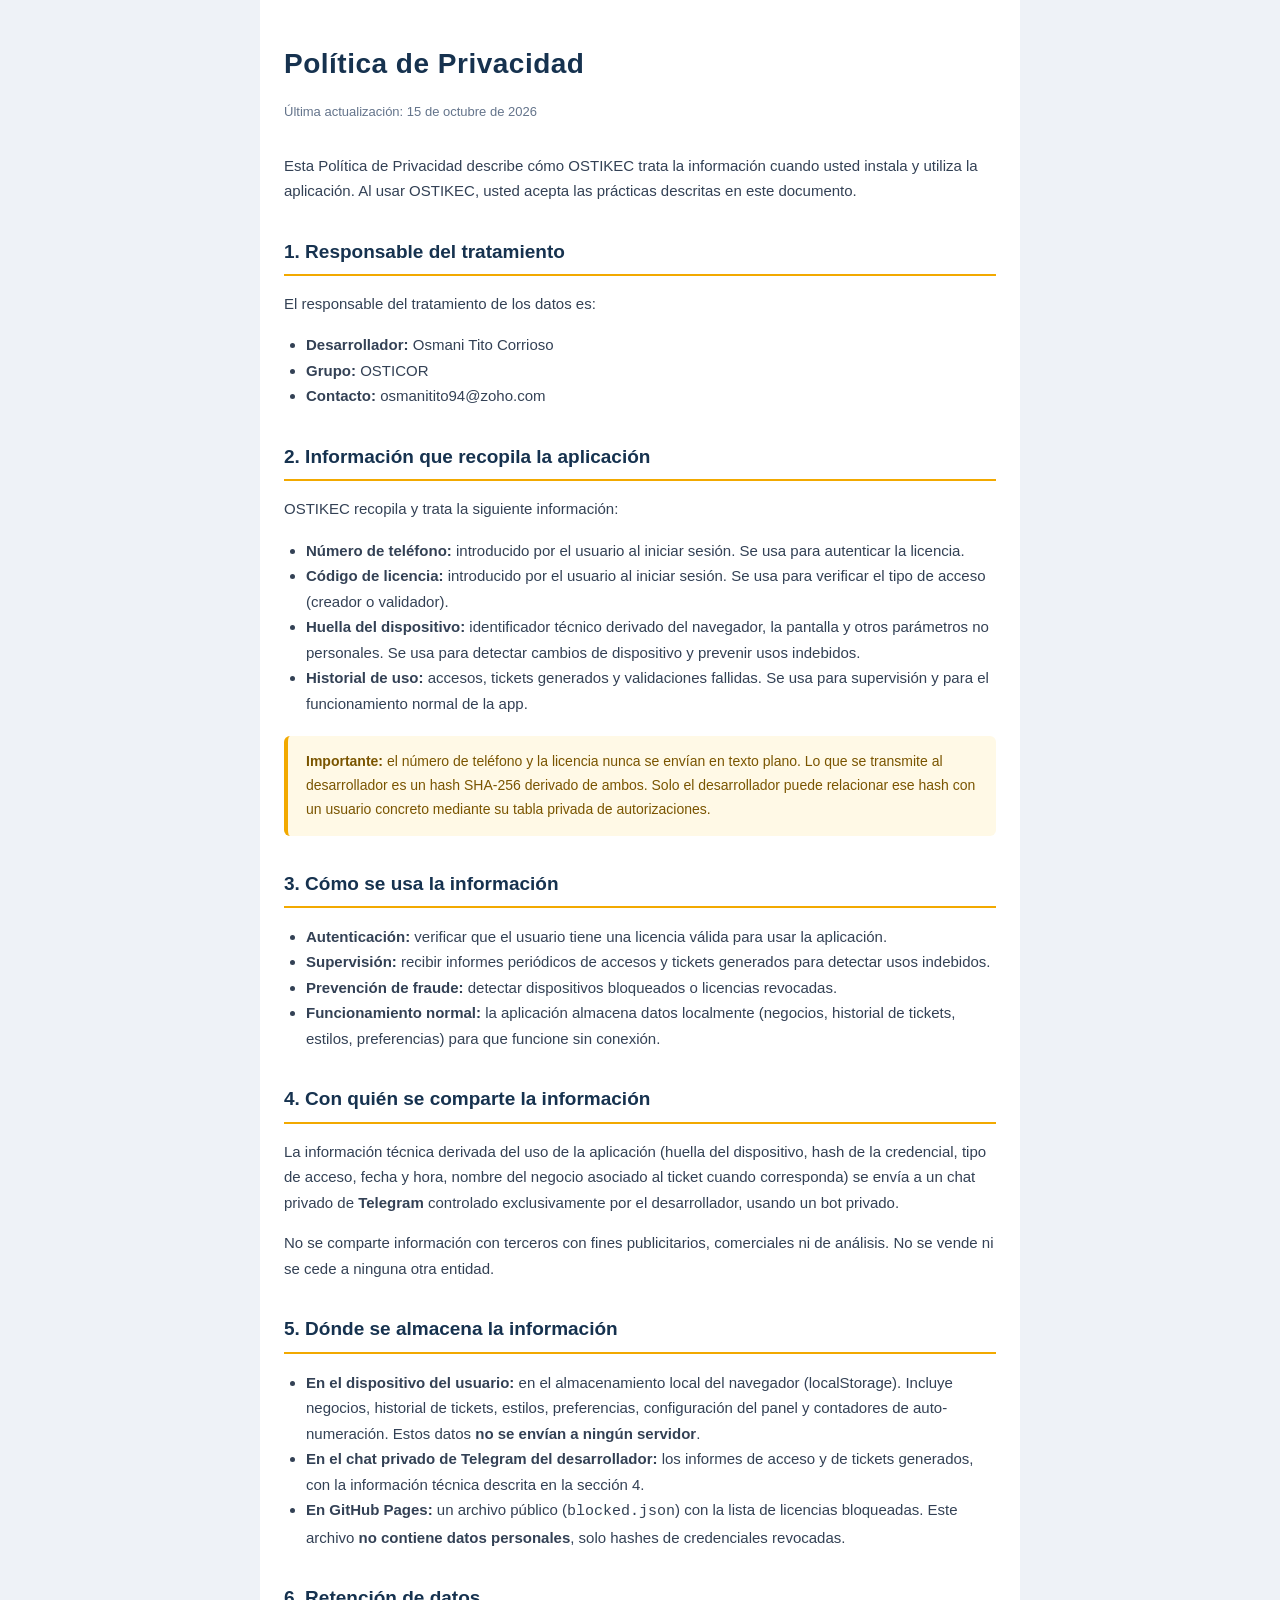
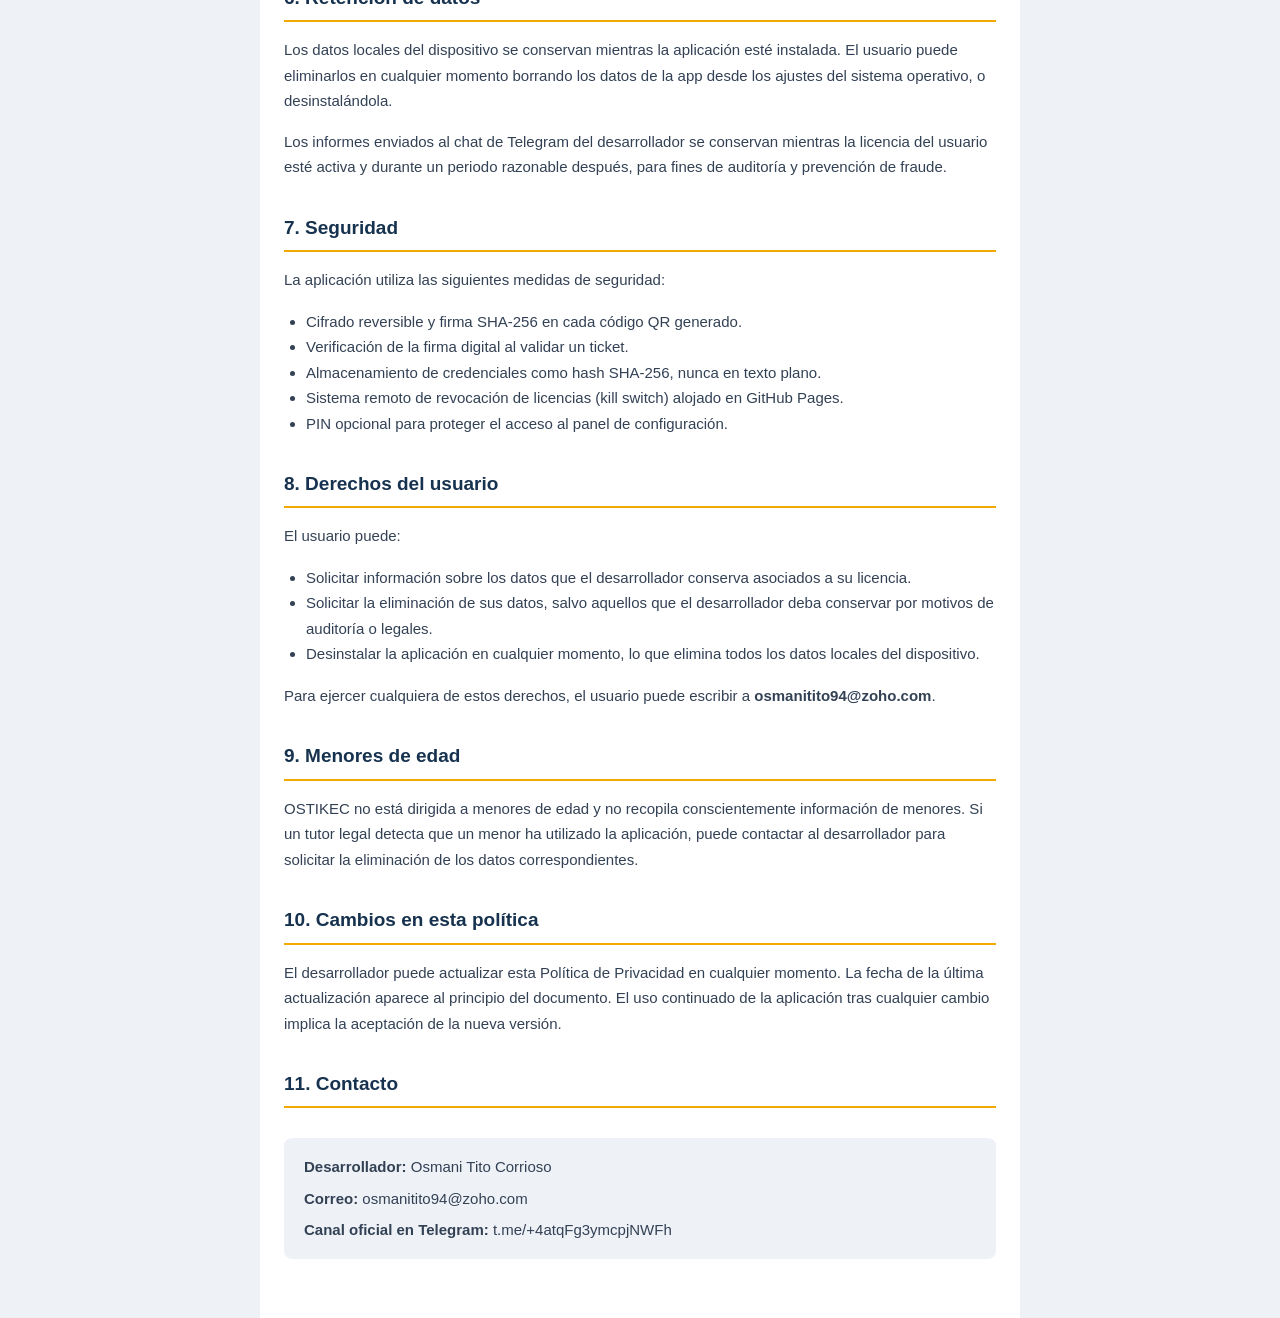
<file: privacidad.html>
<!DOCTYPE html>
<html lang="es">
<head>
<meta charset="UTF-8">
<meta name="viewport" content="width=device-width, initial-scale=1.0">
<title>Política de Privacidad — OSTIKEC</title>
<style>
* { box-sizing: border-box; }
body {
  margin: 0; padding: 0;
  font-family: -apple-system, BlinkMacSystemFont, 'Segoe UI', Roboto, Arial, sans-serif;
  background: #eef2f7; color: #1f2937; font-size: 16px; line-height: 1.7;
}
.hoja {
  max-width: 760px; margin: 0 auto; padding: 40px 24px 60px 24px;
  background: #ffffff; min-height: 100vh;
}
h1 { color: #16324f; font-size: 28px; margin: 0 0 8px 0; letter-spacing: 0.5px; }
h2 { color: #16324f; font-size: 19px; margin: 32px 0 10px 0; border-bottom: 2px solid #f2a900; padding-bottom: 6px; }
p, li { font-size: 15px; color: #334155; }
ul { padding-left: 22px; }
a { color: #16324f; font-weight: 700; }
.sub { color: #64748b; font-size: 13px; margin-bottom: 30px; }
.aviso {
  background: #fff9e6; border-left: 4px solid #f2a900;
  padding: 14px 18px; border-radius: 6px; margin: 20px 0;
  font-size: 14px; color: #7a5500;
}
.contacto {
  background: #eef2f7; border-radius: 8px; padding: 16px 20px;
  margin-top: 30px; font-size: 14px;
}
</style>
</head>
<body>
<div class="hoja">

<h1>Política de Privacidad</h1>
<p class="sub">Última actualización: 15 de octubre de 2026</p>

<p>Esta Política de Privacidad describe cómo OSTIKEC trata la información cuando usted instala y utiliza la aplicación. Al usar OSTIKEC, usted acepta las prácticas descritas en este documento.</p>

<h2>1. Responsable del tratamiento</h2>
<p>El responsable del tratamiento de los datos es:</p>
<ul>
  <li><b>Desarrollador:</b> Osmani Tito Corrioso</li>
  <li><b>Grupo:</b> OSTICOR</li>
  <li><b>Contacto:</b> osmanitito94@zoho.com</li>
</ul>

<h2>2. Información que recopila la aplicación</h2>
<p>OSTIKEC recopila y trata la siguiente información:</p>
<ul>
  <li><b>Número de teléfono:</b> introducido por el usuario al iniciar sesión. Se usa para autenticar la licencia.</li>
  <li><b>Código de licencia:</b> introducido por el usuario al iniciar sesión. Se usa para verificar el tipo de acceso (creador o validador).</li>
  <li><b>Huella del dispositivo:</b> identificador técnico derivado del navegador, la pantalla y otros parámetros no personales. Se usa para detectar cambios de dispositivo y prevenir usos indebidos.</li>
  <li><b>Historial de uso:</b> accesos, tickets generados y validaciones fallidas. Se usa para supervisión y para el funcionamiento normal de la app.</li>
</ul>

<div class="aviso">
  <b>Importante:</b> el número de teléfono y la licencia nunca se envían en texto plano. Lo que se transmite al desarrollador es un hash SHA-256 derivado de ambos. Solo el desarrollador puede relacionar ese hash con un usuario concreto mediante su tabla privada de autorizaciones.
</div>

<h2>3. Cómo se usa la información</h2>
<ul>
  <li><b>Autenticación:</b> verificar que el usuario tiene una licencia válida para usar la aplicación.</li>
  <li><b>Supervisión:</b> recibir informes periódicos de accesos y tickets generados para detectar usos indebidos.</li>
  <li><b>Prevención de fraude:</b> detectar dispositivos bloqueados o licencias revocadas.</li>
  <li><b>Funcionamiento normal:</b> la aplicación almacena datos localmente (negocios, historial de tickets, estilos, preferencias) para que funcione sin conexión.</li>
</ul>

<h2>4. Con quién se comparte la información</h2>
<p>La información técnica derivada del uso de la aplicación (huella del dispositivo, hash de la credencial, tipo de acceso, fecha y hora, nombre del negocio asociado al ticket cuando corresponda) se envía a un chat privado de <b>Telegram</b> controlado exclusivamente por el desarrollador, usando un bot privado.</p>
<p>No se comparte información con terceros con fines publicitarios, comerciales ni de análisis. No se vende ni se cede a ninguna otra entidad.</p>

<h2>5. Dónde se almacena la información</h2>
<ul>
  <li><b>En el dispositivo del usuario:</b> en el almacenamiento local del navegador (localStorage). Incluye negocios, historial de tickets, estilos, preferencias, configuración del panel y contadores de auto-numeración. Estos datos <b>no se envían a ningún servidor</b>.</li>
  <li><b>En el chat privado de Telegram del desarrollador:</b> los informes de acceso y de tickets generados, con la información técnica descrita en la sección 4.</li>
  <li><b>En GitHub Pages:</b> un archivo público (<code>blocked.json</code>) con la lista de licencias bloqueadas. Este archivo <b>no contiene datos personales</b>, solo hashes de credenciales revocadas.</li>
</ul>

<h2>6. Retención de datos</h2>
<p>Los datos locales del dispositivo se conservan mientras la aplicación esté instalada. El usuario puede eliminarlos en cualquier momento borrando los datos de la app desde los ajustes del sistema operativo, o desinstalándola.</p>
<p>Los informes enviados al chat de Telegram del desarrollador se conservan mientras la licencia del usuario esté activa y durante un periodo razonable después, para fines de auditoría y prevención de fraude.</p>

<h2>7. Seguridad</h2>
<p>La aplicación utiliza las siguientes medidas de seguridad:</p>
<ul>
  <li>Cifrado reversible y firma SHA-256 en cada código QR generado.</li>
  <li>Verificación de la firma digital al validar un ticket.</li>
  <li>Almacenamiento de credenciales como hash SHA-256, nunca en texto plano.</li>
  <li>Sistema remoto de revocación de licencias (kill switch) alojado en GitHub Pages.</li>
  <li>PIN opcional para proteger el acceso al panel de configuración.</li>
</ul>

<h2>8. Derechos del usuario</h2>
<p>El usuario puede:</p>
<ul>
  <li>Solicitar información sobre los datos que el desarrollador conserva asociados a su licencia.</li>
  <li>Solicitar la eliminación de sus datos, salvo aquellos que el desarrollador deba conservar por motivos de auditoría o legales.</li>
  <li>Desinstalar la aplicación en cualquier momento, lo que elimina todos los datos locales del dispositivo.</li>
</ul>
<p>Para ejercer cualquiera de estos derechos, el usuario puede escribir a <b>osmanitito94@zoho.com</b>.</p>

<h2>9. Menores de edad</h2>
<p>OSTIKEC no está dirigida a menores de edad y no recopila conscientemente información de menores. Si un tutor legal detecta que un menor ha utilizado la aplicación, puede contactar al desarrollador para solicitar la eliminación de los datos correspondientes.</p>

<h2>10. Cambios en esta política</h2>
<p>El desarrollador puede actualizar esta Política de Privacidad en cualquier momento. La fecha de la última actualización aparece al principio del documento. El uso continuado de la aplicación tras cualquier cambio implica la aceptación de la nueva versión.</p>

<h2>11. Contacto</h2>
<div class="contacto">
  <p style="margin:0 0 6px 0;"><b>Desarrollador:</b> Osmani Tito Corrioso</p>
  <p style="margin:0 0 6px 0;"><b>Correo:</b> osmanitito94@zoho.com</p>
  <p style="margin:0;"><b>Canal oficial en Telegram:</b> t.me/+4atqFg3ymcpjNWFh</p>
</div>

</div>
</body>
</html>
</file>
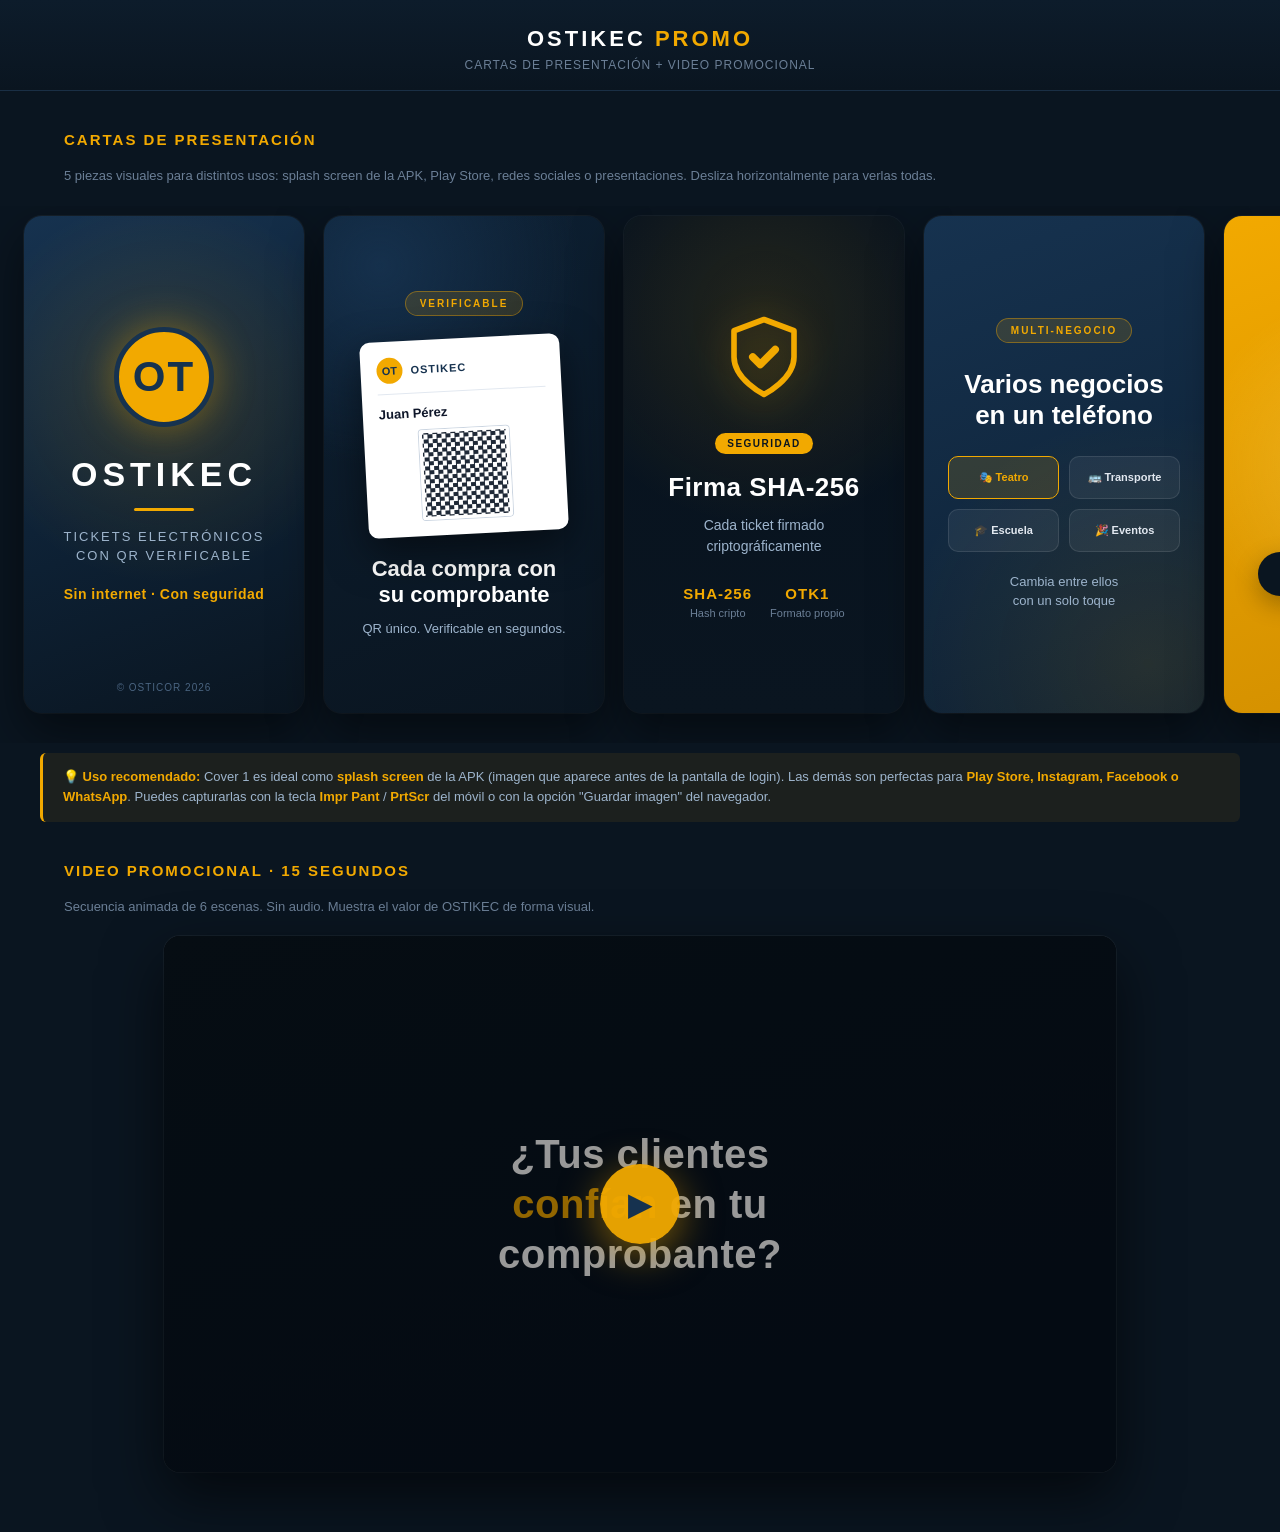
<file: promo.html>
<!DOCTYPE html>
<html lang="es">
<head>
<meta charset="UTF-8">
<meta name="viewport" content="width=device-width, initial-scale=1.0">
<title>OSTIKEC — Promo y presentación</title>

<!-- Estilos reales de la app: para que los mockups del panel se vean idénticos -->
<link rel="stylesheet" href="extras.css">
<link rel="stylesheet" href="extras2.css">

<style>
/* ============================================================================
   PROMO OSTIKEC — Estilos propios
   ============================================================================ */
* { box-sizing: border-box; }
html, body {
  margin: 0; padding: 0;
  font-family: -apple-system, BlinkMacSystemFont, 'Segoe UI', Roboto, Arial, sans-serif;
  background: #0a1520;
  color: #ffffff;
  -webkit-font-smoothing: antialiased;
}

/* ---------- Header ---------- */
.promo-header {
  padding: 26px 24px 18px;
  text-align: center;
  background: linear-gradient(180deg, #0d1c2b 0%, #0a1520 100%);
  border-bottom: 1px solid #1a2f45;
}
.promo-header h1 {
  margin: 0;
  font-size: 22px;
  letter-spacing: 3px;
  font-weight: 800;
  color: #ffffff;
}
.promo-header h1 span { color: #f2a900; }
.promo-header p {
  margin: 6px 0 0;
  font-size: 12px;
  color: #6b7f96;
  letter-spacing: 1px;
}

/* ============================================================================
   SECCIÓN 1 — CARTAS DE PRESENTACIÓN
   ============================================================================ */
.section-title {
  max-width: 1200px;
  margin: 40px auto 18px;
  padding: 0 24px;
  font-size: 15px;
  font-weight: 800;
  color: #f2a900;
  text-transform: uppercase;
  letter-spacing: 2px;
}
.section-desc {
  max-width: 1200px;
  margin: 0 auto 20px;
  padding: 0 24px;
  font-size: 13px;
  color: #6b7f96;
  line-height: 1.5;
}

.covers-row {
  display: flex;
  gap: 20px;
  overflow-x: auto;
  padding: 10px 24px 30px;
  scroll-snap-type: x mandatory;
  scrollbar-width: thin;
  scrollbar-color: #2a4761 #0a1520;
}
.covers-row::-webkit-scrollbar { height: 8px; }
.covers-row::-webkit-scrollbar-track { background: #0a1520; }
.covers-row::-webkit-scrollbar-thumb { background: #2a4761; border-radius: 4px; }

.cover {
  flex: 0 0 280px;
  aspect-ratio: 9 / 16;
  position: relative;
  border-radius: 18px;
  overflow: hidden;
  scroll-snap-align: center;
  box-shadow: 0 20px 50px rgba(0, 0, 0, 0.5), 0 0 0 1px rgba(255,255,255,0.05);
  display: flex;
  flex-direction: column;
  align-items: center;
  justify-content: center;
  text-align: center;
  padding: 32px 24px;
  transition: transform 0.3s;
}
.cover:hover { transform: translateY(-4px); }

/* Fondos comunes */
.cover-bg {
  position: absolute;
  inset: 0;
  z-index: 0;
}
.cover-content {
  position: relative;
  z-index: 1;
  width: 100%;
}

/* ====== COVER 1 — SPLASH / HERO ====== */
.cover-1 .cover-bg {
  background:
    radial-gradient(circle at 50% 35%, rgba(242, 169, 0, 0.15) 0%, transparent 55%),
    linear-gradient(160deg, #16324f 0%, #0d2033 60%, #0a1520 100%);
}
.cover-1 .cover-logo {
  width: 100px; height: 100px;
  margin: 0 auto 28px;
  border-radius: 50%;
  background: #f2a900;
  color: #16324f;
  display: flex;
  align-items: center;
  justify-content: center;
  font-size: 42px;
  font-weight: 800;
  letter-spacing: 2px;
  border: 5px solid #16324f;
  box-shadow: 0 0 0 4px #f2a900 inset, 0 0 40px rgba(242, 169, 0, 0.4);
  animation: pulseLogo 3s ease-in-out infinite;
}
@keyframes pulseLogo {
  0%, 100% { box-shadow: 0 0 0 4px #f2a900 inset, 0 0 40px rgba(242, 169, 0, 0.4); }
  50% { box-shadow: 0 0 0 4px #f2a900 inset, 0 0 60px rgba(242, 169, 0, 0.7); }
}
.cover-1 .cover-title {
  font-size: 34px;
  font-weight: 800;
  letter-spacing: 5px;
  margin: 0;
  color: #ffffff;
}
.cover-1 .cover-underline {
  width: 60px;
  height: 3px;
  background: #f2a900;
  margin: 14px auto 16px;
  border-radius: 2px;
}
.cover-1 .cover-subtitle {
  font-size: 13px;
  color: #9db4cc;
  letter-spacing: 2px;
  text-transform: uppercase;
  line-height: 1.5;
  margin: 0 0 6px;
}
.cover-1 .cover-tagline {
  font-size: 14px;
  color: #f2a900;
  font-weight: 700;
  margin: 20px 0 0;
  letter-spacing: 0.5px;
}
.cover-1 .cover-footer {
  position: absolute;
  bottom: 20px;
  left: 0; right: 0;
  font-size: 10px;
  color: #4a6480;
  letter-spacing: 1px;
  z-index: 1;
}

/* ====== COVER 2 — EL TICKET ====== */
.cover-2 .cover-bg {
  background:
    radial-gradient(circle at 20% 10%, rgba(22, 50, 79, 0.9) 0%, transparent 40%),
    linear-gradient(160deg, #0d2033 0%, #0a1520 100%);
}
.cover-2 .cover-badge {
  display: inline-block;
  padding: 6px 14px;
  background: rgba(242, 169, 0, 0.15);
  border: 1px solid rgba(242, 169, 0, 0.4);
  border-radius: 20px;
  font-size: 10px;
  font-weight: 800;
  color: #f2a900;
  letter-spacing: 2px;
  margin-bottom: 22px;
}
.cover-2 .cover-ticket-mock {
  background: #ffffff;
  border-radius: 10px;
  padding: 16px;
  margin: 0 auto 22px;
  box-shadow: 0 15px 40px rgba(0, 0, 0, 0.5);
  text-align: left;
  color: #1f2937;
  max-width: 200px;
  transform: rotate(-3deg);
}
.cover-2 .ticket-mini-header {
  display: flex;
  align-items: center;
  gap: 8px;
  margin-bottom: 12px;
  padding-bottom: 10px;
  border-bottom: 1px solid #e2e8f0;
}
.cover-2 .ticket-mini-logo {
  width: 26px; height: 26px;
  border-radius: 50%;
  background: #f2a900;
  color: #16324f;
  display: flex;
  align-items: center;
  justify-content: center;
  font-weight: 800;
  font-size: 11px;
}
.cover-2 .ticket-mini-brand {
  font-size: 11px;
  font-weight: 800;
  color: #16324f;
  letter-spacing: 1px;
}
.cover-2 .ticket-mini-name {
  font-size: 13px;
  font-weight: 800;
  color: #0f172a;
  margin-bottom: 10px;
}
.cover-2 .ticket-mini-qr {
  width: 90px;
  height: 90px;
  margin: 0 auto;
  background:
    repeating-conic-gradient(#1f2937 0% 25%, #ffffff 0% 50%) 50% / 9px 9px;
  border: 3px solid #ffffff;
  box-shadow: 0 0 0 1px #cbd5e1;
  border-radius: 3px;
}
.cover-2 .cover-title {
  font-size: 22px;
  font-weight: 800;
  line-height: 1.2;
  margin: 0 0 10px;
  color: #ffffff;
}
.cover-2 .cover-subtitle {
  font-size: 13px;
  color: #9db4cc;
  line-height: 1.5;
  margin: 0;
}

/* ====== COVER 3 — SEGURIDAD ====== */
.cover-3 .cover-bg {
  background:
    radial-gradient(circle at 50% 20%, rgba(242, 169, 0, 0.12) 0%, transparent 50%),
    linear-gradient(180deg, #06121f 0%, #0a1520 100%);
}
.cover-3 .cover-shield {
  width: 90px;
  height: 100px;
  margin: 0 auto 26px;
  display: flex;
  align-items: center;
  justify-content: center;
  color: #f2a900;
}
.cover-3 .cover-shield svg {
  width: 100%;
  height: 100%;
  filter: drop-shadow(0 8px 20px rgba(242, 169, 0, 0.4));
}
.cover-3 .cover-badge {
  display: inline-block;
  padding: 5px 12px;
  background: #f2a900;
  color: #0a1520;
  border-radius: 20px;
  font-size: 10px;
  font-weight: 800;
  letter-spacing: 1.5px;
  margin-bottom: 18px;
}
.cover-3 .cover-title {
  font-size: 26px;
  font-weight: 800;
  margin: 0 0 12px;
  color: #ffffff;
  letter-spacing: 0.5px;
}
.cover-3 .cover-subtitle {
  font-size: 14px;
  color: #9db4cc;
  margin: 0 0 26px;
  line-height: 1.5;
}
.cover-3 .cover-stats {
  display: flex;
  justify-content: center;
  gap: 18px;
  margin-top: 20px;
}
.cover-3 .cover-stat {
  font-size: 11px;
  color: #6b7f96;
  line-height: 1.4;
}
.cover-3 .cover-stat b {
  display: block;
  font-size: 15px;
  color: #f2a900;
  font-weight: 800;
  letter-spacing: 1px;
  margin-bottom: 2px;
}

/* ====== COVER 4 — MULTI-NEGOCIO ====== */
.cover-4 .cover-bg {
  background:
    radial-gradient(circle at 80% 90%, rgba(242, 169, 0, 0.1) 0%, transparent 50%),
    linear-gradient(160deg, #16324f 0%, #0d2033 100%);
}
.cover-4 .cover-badge {
  display: inline-block;
  padding: 6px 14px;
  background: rgba(242, 169, 0, 0.15);
  border: 1px solid rgba(242, 169, 0, 0.4);
  border-radius: 20px;
  font-size: 10px;
  font-weight: 800;
  color: #f2a900;
  letter-spacing: 2px;
  margin-bottom: 26px;
}
.cover-4 .cover-title {
  font-size: 26px;
  font-weight: 800;
  line-height: 1.2;
  margin: 0 0 24px;
  color: #ffffff;
}
.cover-4 .cover-cards {
  display: grid;
  grid-template-columns: 1fr 1fr;
  gap: 10px;
  margin-bottom: 20px;
}
.cover-4 .mini-card {
  background: rgba(255, 255, 255, 0.06);
  border: 1px solid rgba(255, 255, 255, 0.1);
  border-radius: 10px;
  padding: 14px 8px;
  font-size: 11px;
  font-weight: 700;
  color: #e2e8f0;
  text-align: center;
  transition: all 0.2s;
}
.cover-4 .mini-card.active {
  background: rgba(242, 169, 0, 0.15);
  border-color: #f2a900;
  color: #f2a900;
}
.cover-4 .cover-subtitle {
  font-size: 13px;
  color: #9db4cc;
  line-height: 1.5;
  margin: 0;
}

/* ====== COVER 5 — CTA ====== */
.cover-5 .cover-bg {
  background:
    radial-gradient(circle at 50% 50%, rgba(255, 220, 100, 0.3) 0%, transparent 60%),
    linear-gradient(160deg, #f2a900 0%, #d18e00 100%);
}
.cover-5 .cover-logo-small {
  width: 70px; height: 70px;
  margin: 0 auto 22px;
  border-radius: 50%;
  background: #16324f;
  color: #f2a900;
  display: flex;
  align-items: center;
  justify-content: center;
  font-size: 28px;
  font-weight: 800;
  box-shadow: 0 6px 20px rgba(0, 0, 0, 0.3);
}
.cover-5 .cover-title {
  font-size: 32px;
  font-weight: 800;
  color: #0a1520;
  line-height: 1.1;
  margin: 0 0 12px;
  letter-spacing: 0.5px;
}
.cover-5 .cover-subtitle {
  font-size: 15px;
  color: #16324f;
  font-weight: 700;
  margin: 0 0 28px;
  line-height: 1.4;
}
.cover-5 .cover-cta {
  display: inline-block;
  padding: 14px 28px;
  background: #0a1520;
  color: #f2a900;
  border-radius: 30px;
  font-size: 14px;
  font-weight: 800;
  letter-spacing: 0.5px;
  box-shadow: 0 8px 24px rgba(0, 0, 0, 0.3);
  margin-bottom: 14px;
}
.cover-5 .cover-small {
  font-size: 11px;
  color: #16324f;
  opacity: 0.7;
  margin: 0;
  font-weight: 600;
}

/* Nota informativa */
.promo-note {
  max-width: 1200px;
  margin: 10px auto 40px;
  padding: 14px 20px;
  background: rgba(242, 169, 0, 0.08);
  border-left: 3px solid #f2a900;
  border-radius: 6px;
  font-size: 13px;
  color: #9db4cc;
  line-height: 1.55;
}
.promo-note b { color: #f2a900; }

/* ============================================================================
   SECCIÓN 2 — VIDEO PROMOCIONAL
   ============================================================================ */
.video-wrapper {
  max-width: 1000px;
  margin: 0 auto;
  padding: 0 24px 60px;
}

.video-player {
  position: relative;
  width: 100%;
  aspect-ratio: 16 / 9;
  background: #000;
  border-radius: 16px;
  overflow: hidden;
  box-shadow: 0 25px 60px rgba(0, 0, 0, 0.6), 0 0 0 1px rgba(255,255,255,0.05);
}

.video-stage {
  position: absolute;
  inset: 0;
}

/* ---------- Escenas ---------- */
.scene {
  position: absolute;
  inset: 0;
  opacity: 0;
  transition: opacity 0.5s ease;
  pointer-events: none;
  display: flex;
  align-items: center;
  justify-content: center;
  padding: 40px;
}
.scene.active {
  opacity: 1;
  pointer-events: auto;
}

/* Elementos animados dentro de cada escena */
.scene .anim-up {
  transform: translateY(24px);
  opacity: 0;
  transition: transform 0.7s cubic-bezier(0.2, 0.8, 0.2, 1) 0.15s, opacity 0.7s ease 0.15s;
}
.scene.active .anim-up {
  transform: translateY(0);
  opacity: 1;
}
.scene .anim-up.delay-1 { transition-delay: 0.3s; }
.scene .anim-up.delay-2 { transition-delay: 0.5s; }
.scene .anim-up.delay-3 { transition-delay: 0.7s; }

.scene .anim-scale {
  transform: scale(0.85);
  opacity: 0;
  transition: transform 0.7s cubic-bezier(0.2, 0.8, 0.2, 1) 0.25s, opacity 0.7s ease 0.25s;
}
.scene.active .anim-scale {
  transform: scale(1);
  opacity: 1;
}

/* ====== ESCENA 1 — PREGUNTA ====== */
.scene-1 {
  background: linear-gradient(160deg, #0a1520 0%, #06121f 100%);
  text-align: center;
  flex-direction: column;
}
.scene-1 .scene-question {
  font-size: clamp(24px, 4vw, 40px);
  font-weight: 800;
  color: #ffffff;
  line-height: 1.25;
  letter-spacing: 0.5px;
  max-width: 720px;
}
.scene-1 .scene-question span { color: #f2a900; }

/* ====== ESCENA 2 — TICKET ====== */
.scene-2 {
  background: linear-gradient(160deg, #16324f 0%, #0d2033 100%);
}
.scene-2 .scene-layout {
  display: flex;
  align-items: center;
  gap: 40px;
  max-width: 850px;
  width: 100%;
}
.scene-2 .scene-text {
  flex: 1;
  text-align: left;
}
.scene-2 .scene-eyebrow {
  font-size: 12px;
  font-weight: 800;
  color: #f2a900;
  letter-spacing: 3px;
  text-transform: uppercase;
  margin-bottom: 12px;
}
.scene-2 .scene-title {
  font-size: clamp(22px, 3vw, 32px);
  font-weight: 800;
  color: #ffffff;
  line-height: 1.2;
  margin: 0 0 16px;
}
.scene-2 .scene-desc {
  font-size: 14px;
  color: #9db4cc;
  line-height: 1.6;
  margin: 0;
}
.scene-2 .scene-visual {
  flex-shrink: 0;
}

/* Ticket mock grande para el video */
.vid-ticket {
  background: #ffffff;
  border-radius: 12px;
  padding: 18px;
  width: 200px;
  box-shadow: 0 20px 50px rgba(0, 0, 0, 0.5);
  color: #1f2937;
  transform: rotate(-4deg);
}
.vid-ticket-header {
  display: flex;
  align-items: center;
  gap: 10px;
  padding-bottom: 12px;
  border-bottom: 2px solid #16324f;
  margin-bottom: 12px;
}
.vid-ticket-logo {
  width: 32px; height: 32px;
  border-radius: 50%;
  background: #f2a900;
  color: #16324f;
  display: flex;
  align-items: center;
  justify-content: center;
  font-weight: 800;
  font-size: 13px;
}
.vid-ticket-brand {
  font-size: 12px;
  font-weight: 800;
  color: #16324f;
  letter-spacing: 1px;
}
.vid-ticket-sub {
  font-size: 9px;
  color: #f2a900;
  font-weight: 700;
  letter-spacing: 0.5px;
}
.vid-ticket-name {
  font-size: 14px;
  font-weight: 800;
  color: #0f172a;
  margin-bottom: 10px;
}
.vid-ticket-row {
  display: flex;
  gap: 10px;
  margin-bottom: 8px;
}
.vid-ticket-row > div { flex: 1; }
.vid-ticket-lbl {
  font-size: 8px;
  color: #64748b;
  font-weight: 700;
  text-transform: uppercase;
  letter-spacing: 0.5px;
  margin-bottom: 2px;
}
.vid-ticket-val {
  font-size: 12px;
  color: #0f172a;
  font-weight: 700;
}
.vid-ticket-qr {
  width: 120px;
  height: 120px;
  margin: 14px auto 0;
  background:
    repeating-conic-gradient(#1f2937 0% 25%, #ffffff 0% 50%) 50% / 12px 12px;
  border: 4px solid #ffffff;
  box-shadow: 0 0 0 1px #cbd5e1;
  border-radius: 4px;
}

/* ====== ESCENA 3 — SIN INTERNET ====== */
.scene-3 {
  background: linear-gradient(160deg, #0d2033 0%, #06121f 100%);
  text-align: center;
  flex-direction: column;
}
.scene-3 .scene-icon-big {
  width: 100px;
  height: 100px;
  margin-bottom: 26px;
  border-radius: 50%;
  background: rgba(34, 197, 94, 0.15);
  border: 2px solid rgba(34, 197, 94, 0.4);
  display: flex;
  align-items: center;
  justify-content: center;
  color: #22c55e;
  font-size: 48px;
}
.scene-3 .scene-title {
  font-size: clamp(24px, 4vw, 36px);
  font-weight: 800;
  color: #ffffff;
  margin: 0 0 14px;
  line-height: 1.2;
}
.scene-3 .scene-title span { color: #22c55e; }
.scene-3 .scene-desc {
  font-size: 15px;
  color: #9db4cc;
  line-height: 1.6;
  max-width: 500px;
  margin: 0;
}

/* ====== ESCENA 4 — VALIDACIÓN ====== */
.scene-4 {
  background: linear-gradient(160deg, #16324f 0%, #0d2033 100%);
}
.scene-4 .scene-layout {
  display: flex;
  align-items: center;
  gap: 40px;
  max-width: 850px;
  width: 100%;
}
.scene-4 .scene-visual { flex-shrink: 0; }
.scene-4 .scene-text { flex: 1; text-align: left; }
.scene-4 .scene-eyebrow {
  font-size: 12px;
  font-weight: 800;
  color: #22c55e;
  letter-spacing: 3px;
  text-transform: uppercase;
  margin-bottom: 12px;
}
.scene-4 .scene-title {
  font-size: clamp(22px, 3vw, 32px);
  font-weight: 800;
  color: #ffffff;
  line-height: 1.2;
  margin: 0 0 16px;
}
.scene-4 .scene-desc {
  font-size: 14px;
  color: #9db4cc;
  line-height: 1.6;
  margin: 0;
}

.vid-valid {
  background: #ffffff;
  border-radius: 12px;
  padding: 16px;
  width: 230px;
  box-shadow: 0 20px 50px rgba(0, 0, 0, 0.5);
  color: #1f2937;
}
.vid-valid-banner {
  background: #dcfce7;
  color: #166534;
  padding: 12px;
  border-radius: 8px;
  text-align: center;
  font-weight: 800;
  font-size: 14px;
  letter-spacing: 0.5px;
  margin-bottom: 12px;
}
.vid-valid-row {
  display: flex;
  justify-content: space-between;
  padding: 7px 0;
  border-bottom: 1px solid #e2e8f0;
  font-size: 11px;
}
.vid-valid-row:last-child { border-bottom: none; }
.vid-valid-lbl {
  color: #64748b;
  font-weight: 700;
}
.vid-valid-val {
  color: #0f172a;
  font-weight: 700;
}
.vid-valid-row.highlight .vid-valid-val {
  color: #f2a900;
}

/* ====== ESCENA 5 — PANEL ====== */
.scene-5 {
  background: linear-gradient(160deg, #16324f 0%, #0d2033 100%);
}
.scene-5 .scene-layout {
  display: flex;
  align-items: center;
  gap: 40px;
  max-width: 850px;
  width: 100%;
}
.scene-5 .scene-text { flex: 1; text-align: left; }
.scene-5 .scene-eyebrow {
  font-size: 12px;
  font-weight: 800;
  color: #f2a900;
  letter-spacing: 3px;
  text-transform: uppercase;
  margin-bottom: 12px;
}
.scene-5 .scene-title {
  font-size: clamp(22px, 3vw, 32px);
  font-weight: 800;
  color: #ffffff;
  line-height: 1.2;
  margin: 0 0 16px;
}
.scene-5 .scene-desc {
  font-size: 14px;
  color: #9db4cc;
  line-height: 1.6;
  margin: 0;
}

.vid-panel {
  background: #ffffff;
  border-radius: 12px;
  padding: 16px;
  width: 220px;
  box-shadow: 0 20px 50px rgba(0, 0, 0, 0.5);
  transform: rotate(2deg);
}
.vid-panel-title {
  font-size: 13px;
  font-weight: 800;
  color: #16324f;
  margin-bottom: 12px;
  padding-bottom: 8px;
  border-bottom: 2px solid #f2a900;
}
.vid-panel-item {
  display: flex;
  align-items: center;
  gap: 8px;
  padding: 9px 10px;
  background: #f8fafc;
  border: 1.5px solid #e2e8f0;
  border-radius: 8px;
  margin-bottom: 6px;
  font-size: 11px;
  font-weight: 700;
  color: #16324f;
}
.vid-panel-item.active {
  background: #fff9e6;
  border-color: #f2a900;
}

/* ====== ESCENA 6 — CTA ====== */
.scene-6 {
  background:
    radial-gradient(circle at 50% 50%, rgba(242, 169, 0, 0.15) 0%, transparent 60%),
    linear-gradient(160deg, #16324f 0%, #0a1520 100%);
  text-align: center;
  flex-direction: column;
}
.scene-6 .scene-logo {
  width: 80px;
  height: 80px;
  margin: 0 auto 24px;
  border-radius: 50%;
  background: #f2a900;
  color: #16324f;
  display: flex;
  align-items: center;
  justify-content: center;
  font-size: 34px;
  font-weight: 800;
  box-shadow: 0 0 50px rgba(242, 169, 0, 0.5);
}
.scene-6 .scene-title {
  font-size: clamp(26px, 4vw, 40px);
  font-weight: 800;
  color: #ffffff;
  margin: 0 0 14px;
  line-height: 1.15;
}
.scene-6 .scene-title span { color: #f2a900; }
.scene-6 .scene-desc {
  font-size: 15px;
  color: #9db4cc;
  margin: 0 0 26px;
  line-height: 1.5;
}
.scene-6 .scene-cta {
  display: inline-block;
  padding: 14px 36px;
  background: #f2a900;
  color: #16324f;
  border-radius: 30px;
  font-size: 15px;
  font-weight: 800;
  letter-spacing: 0.5px;
  box-shadow: 0 8px 30px rgba(242, 169, 0, 0.4);
}

/* ---------- Controles ---------- */
.video-controls {
  position: absolute;
  bottom: 0;
  left: 0;
  right: 0;
  padding: 14px 18px;
  background: linear-gradient(to top, rgba(0, 0, 0, 0.85), transparent);
  display: flex;
  align-items: center;
  gap: 12px;
  opacity: 0;
  transition: opacity 0.3s;
}
.video-player:hover .video-controls,
.video-player.show-controls .video-controls {
  opacity: 1;
}
.video-controls button {
  width: 38px;
  height: 38px;
  border: none;
  border-radius: 50%;
  background: rgba(255, 255, 255, 0.15);
  color: #ffffff;
  cursor: pointer;
  font-size: 14px;
  display: flex;
  align-items: center;
  justify-content: center;
  padding: 0;
  transition: background 0.2s;
}
.video-controls button:hover { background: rgba(242, 169, 0, 0.7); }
.video-controls .time-display {
  font-size: 12px;
  color: #ffffff;
  font-weight: 600;
  font-variant-numeric: tabular-nums;
  min-width: 70px;
}
.progress-bar {
  flex: 1;
  height: 5px;
  background: rgba(255, 255, 255, 0.2);
  border-radius: 3px;
  overflow: hidden;
  cursor: pointer;
  position: relative;
}
.progress-fill {
  height: 100%;
  background: linear-gradient(90deg, #f2a900, #ffd54d);
  border-radius: 3px;
  width: 0%;
  transition: width 0.1s linear;
}

/* Puntos de escena (navegación) */
.scene-dots {
  position: absolute;
  bottom: 70px;
  left: 0;
  right: 0;
  display: flex;
  justify-content: center;
  gap: 6px;
  opacity: 0;
  transition: opacity 0.3s;
}
.video-player:hover .scene-dots,
.video-player.show-controls .scene-dots {
  opacity: 1;
}
.scene-dot {
  width: 8px;
  height: 8px;
  border-radius: 50%;
  background: rgba(255, 255, 255, 0.3);
  cursor: pointer;
  transition: all 0.2s;
  border: none;
  padding: 0;
}
.scene-dot.active {
  background: #f2a900;
  width: 24px;
  border-radius: 4px;
}

/* Overlay "Play" inicial */
.play-overlay {
  position: absolute;
  inset: 0;
  display: flex;
  align-items: center;
  justify-content: center;
  background: rgba(0, 0, 0, 0.4);
  cursor: pointer;
  opacity: 1;
  transition: opacity 0.3s;
  z-index: 5;
}
.play-overlay.hidden { opacity: 0; pointer-events: none; }
.play-overlay-btn {
  width: 80px;
  height: 80px;
  border-radius: 50%;
  background: rgba(242, 169, 0, 0.95);
  border: none;
  color: #16324f;
  font-size: 32px;
  display: flex;
  align-items: center;
  justify-content: center;
  cursor: pointer;
  box-shadow: 0 10px 40px rgba(242, 169, 0, 0.5);
  transition: transform 0.2s;
  padding-left: 6px;
}
.play-overlay-btn:hover { transform: scale(1.08); }

/* Responsive */
@media (max-width: 768px) {
  .scene-2 .scene-layout,
  .scene-4 .scene-layout,
  .scene-5 .scene-layout {
    flex-direction: column;
    gap: 20px;
    text-align: center;
  }
  .scene-2 .scene-text,
  .scene-4 .scene-text,
  .scene-5 .scene-text {
    text-align: center;
  }
  .scene { padding: 20px; }
  .scene-dots { bottom: 60px; }
}
</style>
</head>
<body>

<!-- ================================
     HEADER
     ================================ -->
<header class="promo-header">
  <h1>OSTIKEC <span>PROMO</span></h1>
  <p>CARTAS DE PRESENTACIÓN + VIDEO PROMOCIONAL</p>
</header>

<!-- ================================
     SECCIÓN 1 — CARTAS
     ================================ -->
<h2 class="section-title">Cartas de presentación</h2>
<p class="section-desc">
  5 piezas visuales para distintos usos: splash screen de la APK, Play Store, redes sociales o presentaciones.
  Desliza horizontalmente para verlas todas.
</p>

<div class="covers-row" id="coversRow">

  <!-- ====== COVER 1 — SPLASH / HERO ====== -->
  <div class="cover cover-1">
    <div class="cover-bg"></div>
    <div class="cover-content">
      <div class="cover-logo">OT</div>
      <h2 class="cover-title">OSTIKEC</h2>
      <div class="cover-underline"></div>
      <p class="cover-subtitle">Tickets electrónicos<br>con QR verificable</p>
      <p class="cover-tagline">Sin internet · Con seguridad</p>
    </div>
    <div class="cover-footer">© OSTICOR 2026</div>
  </div>

  <!-- ====== COVER 2 — EL TICKET ====== -->
  <div class="cover cover-2">
    <div class="cover-bg"></div>
    <div class="cover-content">
      <span class="cover-badge">VERIFICABLE</span>
      <div class="cover-ticket-mock">
        <div class="ticket-mini-header">
          <div class="ticket-mini-logo">OT</div>
          <div class="ticket-mini-brand">OSTIKEC</div>
        </div>
        <div class="ticket-mini-name">Juan Pérez</div>
        <div class="ticket-mini-qr"></div>
      </div>
      <h2 class="cover-title">Cada compra con<br>su comprobante</h2>
      <p class="cover-subtitle">QR único. Verificable en segundos.</p>
    </div>
  </div>

  <!-- ====== COVER 3 — SEGURIDAD ====== -->
  <div class="cover cover-3">
    <div class="cover-bg"></div>
    <div class="cover-content">
      <div class="cover-shield">
        <svg viewBox="0 0 24 24" fill="none" stroke="currentColor" stroke-width="1.5" stroke-linecap="round" stroke-linejoin="round">
          <path d="M12 22s8-4 8-10V5l-8-3-8 3v7c0 6 8 10 8 10z"/>
          <path d="M9 12l2 2 4-4" stroke="#f2a900" stroke-width="2"/>
        </svg>
      </div>
      <span class="cover-badge">SEGURIDAD</span>
      <h2 class="cover-title">Firma SHA-256</h2>
      <p class="cover-subtitle">Cada ticket firmado<br>criptográficamente</p>
      <div class="cover-stats">
        <div class="cover-stat"><b>SHA-256</b>Hash cripto</div>
        <div class="cover-stat"><b>OTK1</b>Formato propio</div>
      </div>
    </div>
  </div>

  <!-- ====== COVER 4 — MULTI-NEGOCIO ====== -->
  <div class="cover cover-4">
    <div class="cover-bg"></div>
    <div class="cover-content">
      <span class="cover-badge">MULTI-NEGOCIO</span>
      <h2 class="cover-title">Varios negocios<br>en un teléfono</h2>
      <div class="cover-cards">
        <div class="mini-card active">🎭 Teatro</div>
        <div class="mini-card">🚌 Transporte</div>
        <div class="mini-card">🎓 Escuela</div>
        <div class="mini-card">🎉 Eventos</div>
      </div>
      <p class="cover-subtitle">Cambia entre ellos<br>con un solo toque</p>
    </div>
  </div>

  <!-- ====== COVER 5 — CTA ====== -->
  <div class="cover cover-5">
    <div class="cover-bg"></div>
    <div class="cover-content">
      <div class="cover-logo-small">OT</div>
      <h2 class="cover-title">Prueba<br>gratis</h2>
      <p class="cover-subtitle">12 tickets<br>sin coste</p>
      <div class="cover-cta">Descargar en Android</div>
      <p class="cover-small">Sin tarjeta. Sin compromiso.</p>
    </div>
  </div>

</div>

<div class="promo-note">
  <b>💡 Uso recomendado:</b> Cover 1 es ideal como <b>splash screen</b> de la APK (imagen que aparece antes de la pantalla de login). Las demás son perfectas para <b>Play Store, Instagram, Facebook o WhatsApp</b>. Puedes capturarlas con la tecla <b>Impr Pant</b> / <b>PrtScr</b> del móvil o con la opción "Guardar imagen" del navegador.
</div>

<!-- ================================
     SECCIÓN 2 — VIDEO
     ================================ -->
<h2 class="section-title">Video promocional · 15 segundos</h2>
<p class="section-desc">
  Secuencia animada de 6 escenas. Sin audio. Muestra el valor de OSTIKEC de forma visual.
</p>

<div class="video-wrapper">
  <div class="video-player" id="videoPlayer">

    <div class="video-stage" id="videoStage">

      <!-- ESCENA 1 -->
      <div class="scene scene-1 active" data-scene="0">
        <div class="scene-question anim-up">
          ¿Tus clientes<br><span>confían</span> en tu<br>comprobante?
        </div>
      </div>

      <!-- ESCENA 2 -->
      <div class="scene scene-2" data-scene="1">
        <div class="scene-layout">
          <div class="scene-text">
            <div class="scene-eyebrow anim-up">La solución</div>
            <h2 class="scene-title anim-up delay-1">OSTIKEC genera<br>tickets con QR<br>verificable</h2>
            <p class="scene-desc anim-up delay-2">Cada compra con su comprobante digital firmado.</p>
          </div>
          <div class="scene-visual anim-scale">
            <div class="vid-ticket">
              <div class="vid-ticket-header">
                <div class="vid-ticket-logo">OT</div>
                <div>
                  <div class="vid-ticket-brand">OSTIKEC</div>
                  <div class="vid-ticket-sub">TICKET</div>
                </div>
              </div>
              <div class="vid-ticket-name">Juan Pérez</div>
              <div class="vid-ticket-row">
                <div>
                  <div class="vid-ticket-lbl">Fecha</div>
                  <div class="vid-ticket-val">15/10/26</div>
                </div>
                <div>
                  <div class="vid-ticket-lbl">Asiento</div>
                  <div class="vid-ticket-val">A-12</div>
                </div>
              </div>
              <div class="vid-ticket-qr"></div>
            </div>
          </div>
        </div>
      </div>

      <!-- ESCENA 3 -->
      <div class="scene scene-3" data-scene="2">
        <div class="scene-icon-big anim-scale">📵</div>
        <h2 class="scene-title anim-up delay-1">Funciona <span>sin internet</span></h2>
        <p class="scene-desc anim-up delay-2">Todo sucede dentro del teléfono.<br>No necesita conexión ni servidores.</p>
      </div>

      <!-- ESCENA 4 -->
      <div class="scene scene-4" data-scene="3">
        <div class="scene-layout">
          <div class="scene-visual anim-scale">
            <div class="vid-valid">
              <div class="vid-valid-banner">✓ TICKET VÁLIDO</div>
              <div class="vid-valid-row">
                <span class="vid-valid-lbl">Nombre</span>
                <span class="vid-valid-val">Juan Pérez</span>
              </div>
              <div class="vid-valid-row">
                <span class="vid-valid-lbl">Asiento</span>
                <span class="vid-valid-val">A-12</span>
              </div>
              <div class="vid-valid-row">
                <span class="vid-valid-lbl">Fecha</span>
                <span class="vid-valid-val">15/10/26</span>
              </div>
              <div class="vid-valid-row highlight">
                <span class="vid-valid-lbl">Emitido por</span>
                <span class="vid-valid-val">54089688</span>
              </div>
            </div>
          </div>
          <div class="scene-text">
            <div class="scene-eyebrow anim-up">Verificación</div>
            <h2 class="scene-title anim-up delay-1">En segundos.<br>Sin errores.</h2>
            <p class="scene-desc anim-up delay-2">Firma digital SHA-256 imposible de falsificar.</p>
          </div>
        </div>
      </div>

      <!-- ESCENA 5 -->
      <div class="scene scene-5" data-scene="4">
        <div class="scene-layout">
          <div class="scene-text">
            <div class="scene-eyebrow anim-up">Personalización</div>
            <h2 class="scene-title anim-up delay-1">Multi-negocio.<br>Multi-estilo.</h2>
            <p class="scene-desc anim-up delay-2">Auto-numeración, historial, filtros y respaldo.</p>
          </div>
          <div class="scene-visual anim-scale">
            <div class="vid-panel">
              <div class="vid-panel-title">Opciones</div>
              <div class="vid-panel-item">🎨 Estilo del ticket</div>
              <div class="vid-panel-item active">📋 Campos y datos</div>
              <div class="vid-panel-item">📊 Historial</div>
              <div class="vid-panel-item">🔒 Seguridad</div>
              <div class="vid-panel-item">💾 Respaldo</div>
            </div>
          </div>
        </div>
      </div>

      <!-- ESCENA 6 -->
      <div class="scene scene-6" data-scene="5">
        <div class="scene-logo anim-scale">OT</div>
        <h2 class="scene-title anim-up delay-1">Comienza tu<br><span>prueba gratuita</span></h2>
        <p class="scene-desc anim-up delay-2">12 tickets sin coste. Sin compromiso.</p>
        <div class="scene-cta anim-up delay-3">Descargar OSTIKEC</div>
      </div>

    </div>

    <!-- Overlay inicial -->
    <div class="play-overlay" id="playOverlay">
      <button class="play-overlay-btn" id="btnPlayBig" aria-label="Reproducir">▶</button>
    </div>

    <!-- Dots de escena -->
    <div class="scene-dots" id="sceneDots">
      <button class="scene-dot active" data-dot="0" aria-label="Escena 1"></button>
      <button class="scene-dot" data-dot="1" aria-label="Escena 2"></button>
      <button class="scene-dot" data-dot="2" aria-label="Escena 3"></button>
      <button class="scene-dot" data-dot="3" aria-label="Escena 4"></button>
      <button class="scene-dot" data-dot="4" aria-label="Escena 5"></button>
      <button class="scene-dot" data-dot="5" aria-label="Escena 6"></button>
    </div>

    <!-- Controles -->
    <div class="video-controls">
      <button id="btnPlayPause" aria-label="Play/Pausa">▶</button>
      <button id="btnRestart" aria-label="Reiniciar">↻</button>
      <div class="progress-bar" id="progressBar">
        <div class="progress-fill" id="progressFill"></div>
      </div>
      <div class="time-display" id="timeDisplay">0.0s / 15.0s</div>
    </div>

  </div>
</div>

<script>
/* ============================================================================
   VIDEO PROMOCIONAL — Lógica
   ============================================================================
   Duración total: 15 segundos
   6 escenas × 2.5 segundos cada una
   Controles: play/pausa, reinicio, progreso, navegación por dots
   Auto-inicio cuando el video entra en viewport
   ============================================================================ */
(function () {
  'use strict';

  const TOTAL_SCENES = 6;
  const SCENE_DURATION = 2500; // ms
  const TOTAL_DURATION = TOTAL_SCENES * SCENE_DURATION; // 15000 ms

  const player = document.getElementById('videoPlayer');
  const stage = document.getElementById('videoStage');
  const scenes = stage.querySelectorAll('.scene');
  const dots = document.querySelectorAll('.scene-dot');
  const progressFill = document.getElementById('progressFill');
  const progressBar = document.getElementById('progressBar');
  const timeDisplay = document.getElementById('timeDisplay');
  const btnPlayPause = document.getElementById('btnPlayPause');
  const btnRestart = document.getElementById('btnRestart');
  const playOverlay = document.getElementById('playOverlay');
  const btnPlayBig = document.getElementById('btnPlayBig');

  let currentScene = 0;
  let isPlaying = false;
  let startTime = 0;
  let pausedAt = 0;
  let rafId = null;
  let hasStarted = false;

  /* -------- Cambio de escena -------- */
  function goToScene(index) {
    if (index === currentScene && hasStarted) return;
    currentScene = index;

    scenes.forEach(function (scene, i) {
      scene.classList.toggle('active', i === index);
    });

    dots.forEach(function (dot, i) {
      dot.classList.toggle('active', i === index);
    });
  }

  /* -------- Actualizar progreso -------- */
  function updateProgress(elapsed) {
    const pct = Math.min(100, (elapsed / TOTAL_DURATION) * 100);
    progressFill.style.width = pct + '%';
    const secs = (elapsed / 1000).toFixed(1);
    const total = (TOTAL_DURATION / 1000).toFixed(1);
    timeDisplay.textContent = secs + 's / ' + total + 's';
  }

  /* -------- Tick del loop -------- */
  function tick() {
    if (!isPlaying) return;

    const now = performance.now();
    const elapsed = now - startTime + pausedAt;

    if (elapsed >= TOTAL_DURATION) {
      updateProgress(TOTAL_DURATION);
      stop();
      return;
    }

    const sceneIndex = Math.min(
      TOTAL_SCENES - 1,
      Math.floor(elapsed / SCENE_DURATION)
    );

    if (sceneIndex !== currentScene) {
      goToScene(sceneIndex);
    }

    updateProgress(elapsed);
    rafId = requestAnimationFrame(tick);
  }

  /* -------- Play / Pausa -------- */
  function play() {
    if (isPlaying) return;

    // Si estaba al final, reiniciar
    if (pausedAt >= TOTAL_DURATION) {
      pausedAt = 0;
      currentScene = -1;
      goToScene(0);
    }

    isPlaying = true;
    hasStarted = true;
    startTime = performance.now();
    btnPlayPause.textContent = '⏸';
    playOverlay.classList.add('hidden');

    // Mostrar controles unos segundos
    player.classList.add('show-controls');
    setTimeout(function () {
      if (isPlaying) player.classList.remove('show-controls');
    }, 2000);

    rafId = requestAnimationFrame(tick);
  }

  function pause() {
    if (!isPlaying) return;
    isPlaying = false;
    pausedAt += performance.now() - startTime;
    btnPlayPause.textContent = '▶';
    if (rafId) cancelAnimationFrame(rafId);
  }

  function stop() {
    isPlaying = false;
    pausedAt = TOTAL_DURATION;
    btnPlayPause.textContent = '▶';
    if (rafId) cancelAnimationFrame(rafId);
    player.classList.add('show-controls');
  }

  function restart() {
    if (rafId) cancelAnimationFrame(rafId);
    isPlaying = false;
    pausedAt = 0;
    currentScene = -1;
    goToScene(0);
    updateProgress(0);
    btnPlayPause.textContent = '▶';
    playOverlay.classList.remove('hidden');
    hasStarted = false;
  }

  /* -------- Listeners -------- */
  btnPlayPause.addEventListener('click', function () {
    if (isPlaying) pause();
    else play();
  });

  btnRestart.addEventListener('click', restart);

  playOverlay.addEventListener('click', play);
  btnPlayBig.addEventListener('click', function (e) {
    e.stopPropagation();
    play();
  });

  /* Saltar a una escena con los dots */
  dots.forEach(function (dot, i) {
    dot.addEventListener('click', function () {
      if (rafId) cancelAnimationFrame(rafId);
      isPlaying = false;
      pausedAt = i * SCENE_DURATION;
      currentScene = -1;
      goToScene(i);
      updateProgress(pausedAt);
      btnPlayPause.textContent = '▶';
      hasStarted = true;
    });
  });

  /* Clic en la barra de progreso para saltar */
  progressBar.addEventListener('click', function (e) {
    const rect = progressBar.getBoundingClientRect();
    const pct = (e.clientX - rect.left) / rect.width;
    const targetMs = pct * TOTAL_DURATION;
    const sceneIndex = Math.min(
      TOTAL_SCENES - 1,
      Math.floor(targetMs / SCENE_DURATION)
    );

    if (rafId) cancelAnimationFrame(rafId);
    isPlaying = false;
    pausedAt = targetMs;
    currentScene = -1;
    goToScene(sceneIndex);
    updateProgress(pausedAt);
    btnPlayPause.textContent = '▶';
    hasStarted = true;
  });

  /* Auto-play cuando el video entra en viewport */
  if ('IntersectionObserver' in window) {
    const observer = new IntersectionObserver(function (entries) {
      entries.forEach(function (entry) {
        if (entry.isIntersecting && !hasStarted && !isPlaying) {
          // Pequeño delay para que el usuario vea la escena 1 primero
          setTimeout(function () {
            if (!hasStarted) play();
          }, 800);
          observer.unobserve(entry.target);
        }
      });
    }, { threshold: 0.5 });

    observer.observe(player);
  }

  /* Teclado: espacio para play/pausa (solo si el player está visible) */
  document.addEventListener('keydown', function (e) {
    const rect = player.getBoundingClientRect();
    const isVisible = rect.top < window.innerHeight && rect.bottom > 0;
    if (!isVisible) return;

    if (e.code === 'Space') {
      e.preventDefault();
      if (isPlaying) pause();
      else play();
    }
  });

  /* Estado inicial */
  updateProgress(0);
  goToScene(0);

})();
</script>

</body>
</html>
</file>
<file: extras.css>
/* ============================================================================
   EXTRAS.CSS — Estilos añadidos sin tocar el CSS original
   ============================================================================
   Secciones:
     1.  Modal de Negocios y Servicios
     2.  Barra superior: título OSTIKEC pulsable
     3.  Modal de información del creador
     4.  Selector de etiquetas
     5.  Ojo para mostrar/ocultar la licencia
     6.  Mensaje promocional del login
     7.  Modal de confirmación al salir
     8.  Modal de Términos y Condiciones
     9.  Modal del Manual de uso
     10. Texto pequeño de términos en el login
     11. Compactación de la pantalla de login
     12. Botón flotante del menú
     13. Panel flotante
     14. Secciones del panel (acordeón)
     15. Controles del panel
     16. Lista del historial y contadores
     17. Gráfico de barras
     18. Campos opcionales inyectados en el formulario
     19. Modo oscuro
     20. Añadir padding a la cinta superior para no interferencia
   ============================================================================ */

/* ==========================================================================
   1. MODAL DE NEGOCIOS Y SERVICIOS
   ========================================================================== */
#modalNegocios .modal-caja { max-width: 460px; }
.neg-form { margin-bottom: 20px; padding-bottom: 16px; border-bottom: 1px solid #e2e8f0; }
.neg-form label {
  display: block; font-size: 12px; font-weight: 700;
  color: #475569; margin-bottom: 6px;
  text-transform: uppercase; letter-spacing: 0.5px;
}
.neg-form input {
  width: 100%; padding: 12px 14px;
  border: 2px solid #cbd5e1; border-radius: 10px;
  font-size: 15px; font-family: inherit;
  background: #ffffff; color: #1f2937;
  outline: none; margin-bottom: 12px;
  box-sizing: border-box; transition: border-color .15s ease;
}
.neg-form input:focus { border-color: #16324f; }
.neg-form input::placeholder { color: #a3b0c2; }
.neg-lista-titulo {
  font-size: 13px; font-weight: 800; color: #16324f;
  text-transform: uppercase; letter-spacing: 1px; margin: 0 0 10px 0;
}
.neg-lista { max-height: 240px; overflow-y: auto; margin-bottom: 8px; }
.neg-item {
  display: flex; align-items: center; gap: 10px;
  padding: 12px; border: 2px solid #e2e8f0;
  border-radius: 10px; margin-bottom: 8px;
  cursor: pointer; background: #ffffff;
  transition: border-color .15s, background .15s;
}
.neg-item:active { background: #f1f5f9; }
.neg-item.activo { border-color: #f2a900; background: #fff9e6; }
.neg-item-texto { flex: 1; min-width: 0; }
.neg-item-nombre { font-size: 14px; font-weight: 700; color: #1f2937; word-break: break-word; }
.neg-item-servicio { font-size: 12px; color: #64748b; word-break: break-word; margin-top: 2px; }
.neg-item-borrar {
  width: 28px; height: 28px; border: none; border-radius: 50%;
  background: #fee2e2; color: #991b1b; font-size: 14px; font-weight: 700;
  cursor: pointer; flex-shrink: 0; padding: 0; line-height: 1;
}
.neg-item-borrar:active { background: #fecaca; }
.neg-vacio { font-size: 13px; color: #94a3b8; text-align: center; padding: 16px 0; font-style: italic; }

/* ==========================================================================
   2. BARRA SUPERIOR: título OSTIKEC pulsable
   ========================================================================== */
.barra-titulo { cursor: pointer; user-select: none; -webkit-user-select: none; }
.barra-titulo:active { opacity: 0.6; }

/* ==========================================================================
   3. MODAL: INFORMACIÓN DEL CREADOR
   ========================================================================== */
#modalInfo .modal-caja { max-width: 380px; }
.info-creador { text-align: center; line-height: 1.7; }
.info-creador p { margin: 0; padding: 0; }
.info-creador .info-titulo {
  font-size: 24px; font-weight: 800; color: #16324f;
  letter-spacing: 2px; margin-bottom: 18px;
}
.info-creador .info-autor { font-size: 14px; color: #1f2937; font-weight: 600; margin-bottom: 6px; }
.info-creador .info-grupo { font-size: 14px; color: #16324f; font-weight: 700; margin-bottom: 10px; }
.info-creador .info-derechos { font-size: 12px; color: #64748b; margin-bottom: 16px; }
.info-creador .info-aviso {
  font-size: 12px; color: #991b1b; background: #fee2e2;
  border-radius: 8px; padding: 10px 12px; margin: 0 0 16px 0;
  font-weight: 600; line-height: 1.5;
}
.info-creador .info-contacto { font-size: 13px; color: #16324f; font-weight: 700; word-break: break-all; }

/* ==========================================================================
   4. SELECTOR DE ETIQUETAS
   ========================================================================== */
.campo-bloque select.select-etiqueta {
  display: block; width: 100%; font-size: 13px; font-weight: 700;
  color: #475569; margin-bottom: 6px;
  text-transform: uppercase; letter-spacing: 0.5px;
  padding: 8px 10px; border: 2px solid #cbd5e1; border-radius: 8px;
  background: #f8fafc; font-family: inherit; outline: none;
  cursor: pointer; box-sizing: border-box;
}
.campo-bloque select.select-etiqueta:focus { border-color: #16324f; }
.campo-bloque input.input-otro {
  display: block; width: 100%; font-size: 13px; font-weight: 600;
  color: #16324f; margin-bottom: 6px; padding: 8px 10px;
  border: 2px dashed #cbd5e1; border-radius: 8px;
  background: #ffffff; font-family: inherit; outline: none;
  box-sizing: border-box;
}
.campo-bloque input.input-otro:focus { border-color: #16324f; border-style: solid; }

/* ==========================================================================
   5. OJO PARA MOSTRAR/OCULTAR LA LICENCIA
   ========================================================================== */
.btn-ojo-licencia {
  position: absolute; right: 7px; top: 50%;
  transform: translateY(-50%);
  width: 34px; height: 34px;
  border: none; border-radius: 50%;
  background: #e2e8f0; color: #475569;
  cursor: pointer; display: flex; align-items: center;
  justify-content: center; padding: 0; line-height: 1;
}
.btn-ojo-licencia:active { background: #cbd5e1; }
#loginLicencia { padding-right: 46px !important; }

/* ==========================================================================
   6. MENSAJE PROMOCIONAL DEL LOGIN
   ========================================================================== */
.mensaje-promocional {
  color: #9db4cc; font-size: 12px; text-align: center;
  max-width: 380px; margin: 0 0 22px 0; line-height: 1.5;
  padding: 0 14px; font-style: italic;
}

/* ==========================================================================
   7. MODAL DE CONFIRMACIÓN AL SALIR
   ========================================================================== */
#modalConfirmSalida .modal-caja { max-width: 380px; }
.confirm-texto {
  font-size: 14px; color: #334155; text-align: center;
  line-height: 1.55; margin: 4px 0 22px 0; padding: 0 4px;
}

/* ==========================================================================
   8. MODAL DE TÉRMINOS Y CONDICIONES
   ========================================================================== */
#modalTerminos .modal-caja { max-width: 460px; }
#modalTerminos .modal-cuerpo { max-height: 68vh; overflow-y: auto; padding-right: 18px; }
.terminos-texto { font-size: 13px; color: #334155; line-height: 1.6; }
.terminos-texto h4 {
  font-size: 13px; font-weight: 800; color: #16324f;
  text-transform: uppercase; letter-spacing: 0.5px; margin: 14px 0 6px 0;
}
.terminos-texto h4:first-child { margin-top: 0; }
.terminos-texto p { margin: 0 0 10px 0; }
.terminos-texto ul { margin: 0 0 10px 0; padding-left: 20px; }
.terminos-texto li { margin-bottom: 4px; }

/* ==========================================================================
   9. MODAL DEL MANUAL DE USO
   ========================================================================== */
#modalManual .modal-caja { max-width: 480px; }
#modalManual .modal-cuerpo { max-height: 70vh; overflow-y: auto; padding-right: 18px; }
.manual-texto { font-size: 13px; color: #334155; line-height: 1.6; }
.manual-texto h4 {
  font-size: 13px; font-weight: 800; color: #16324f;
  text-transform: uppercase; letter-spacing: 0.5px; margin: 16px 0 8px 0;
}
.manual-texto h4:first-child { margin-top: 0; }
.manual-texto p { margin: 0 0 10px 0; }
.manual-texto ul { margin: 0 0 10px 0; padding-left: 20px; }
.manual-texto li { margin-bottom: 4px; }
.manual-texto .manual-intro {
  background: #fff9e6; border-left: 3px solid #f2a900;
  padding: 12px 14px; border-radius: 8px; margin-bottom: 16px;
  color: #16324f; font-weight: 600;
}

/* ==========================================================================
   10. TEXTO PEQUEÑO DE TÉRMINOS EN EL LOGIN
   ========================================================================== */
.terminos-aviso {
  color: #ffffff; font-size: 11px; text-align: center;
  margin: 14px 0 0 0; line-height: 1.4; opacity: 0.85; padding: 0 12px;
}
.terminos-aviso a {
  color: #f2a900; text-decoration: underline;
  font-weight: 700; cursor: pointer;
}

/* ==========================================================================
   11. COMPACTACIÓN DE LA PANTALLA DE LOGIN
   ========================================================================== */
#pantallaLogin {
  height: 100vh; height: 100svh; overflow: hidden !important;
}
#pantallaLogin .login-wrap {
  min-height: 0 !important; height: 100%;
  justify-content: flex-start !important;
  padding: 30px 14px 14px 14px !important;
}
.mensaje-promocional {
  font-size: 12px !important; line-height: 1.35 !important;
  margin: 0 0 14px 0 !important; padding: 0 8px !important;
}
.logo-grande { width: 95px !important; height: 95px !important; margin-bottom: 8px !important; }
.titulo-app { font-size: 30px !important; letter-spacing: 1.8px !important; margin: 0 0 4px 0 !important; }
.login-wrap .subtitulo {
  font-size: 12px !important; line-height: 1.35 !important;
  margin: 0 0 6px 0 !important; padding: 0 !important;
}
.login-wrap > h1.titulo-app + p.subtitulo { margin: 0 0 16px 0 !important; font-size: 13px !important; }
.login-wrap .tarjeta { padding: 20px 16px !important; border-radius: 14px !important; }
.login-wrap .campo-bloque { margin-bottom: 13px !important; }
.login-wrap .campo-bloque label { font-size: 12px !important; margin-bottom: 5px !important; }
.login-wrap .campo input {
  padding: 12px 46px 12px 14px !important;
  font-size: 15px !important; border-radius: 10px !important;
}
.login-wrap .btn { padding: 13px !important; font-size: 15px !important; border-radius: 10px !important; }
.terminos-aviso { font-size: 11px !important; line-height: 1.3 !important; margin: 10px 0 0 0 !important; padding: 0 6px !important; }
.login-wrap .subtitulo a { font-size: 12px !important; }

/* ==========================================================================
   12. BOTÓN FLOTANTE DEL MENÚ
   ========================================================================== */
.btn-flotante-menu {
  position: fixed; bottom: 22px; left: 22px;
  width: 56px; height: 56px;
  border: none; border-radius: 50%;
  background: #16324f; color: #ffffff;
  cursor: pointer; display: none;
  align-items: center; justify-content: center;
  padding: 0; z-index: 90;
  box-shadow: 0 6px 18px rgba(0, 0, 0, 0.28);
  transition: transform .15s ease, background .15s ease;
}
.btn-flotante-menu:active { transform: scale(0.94); background: #0d2033; }
body.creador-activo .btn-flotante-menu { display: flex; }

/* ==========================================================================
   13. PANEL FLOTANTE
   ========================================================================== */
.panel-flotante {
  position: fixed; bottom: 0; left: 0; right: 0;
  max-height: 80vh; background: #ffffff;
  border-radius: 18px 18px 0 0;
  box-shadow: 0 -8px 30px rgba(0, 0, 0, 0.28);
  z-index: 95; transform: translateY(100%);
  transition: transform .28s ease-out;
  display: flex; flex-direction: column; overflow: hidden;
}
.panel-flotante.visible { transform: translateY(0); }
.panel-flotante-cabecera {
  display: flex; align-items: center; justify-content: space-between;
  padding: 14px 18px; border-bottom: 1px solid #e2e8f0; flex-shrink: 0;
}
.panel-flotante-cabecera h3 {
  margin: 0; font-size: 17px; color: #16324f;
  font-weight: 800; letter-spacing: 0.4px;
}
.panel-flotante-cerrar {
  width: 34px; height: 34px; border: none; border-radius: 50%;
  background: #f1f5f9; color: #475569; font-size: 18px;
  font-weight: 700; cursor: pointer; line-height: 1;
}
.panel-flotante-cuerpo { flex: 1; overflow-y: auto; padding: 12px 14px 26px 14px; }
.panel-flotante-fondo {
  position: fixed; inset: 0;
  background: rgba(9, 20, 32, 0.55);
  z-index: 94; display: none;
}
.panel-flotante-fondo.visible { display: block; }

/* ==========================================================================
   14. SECCIONES DEL PANEL (acordeón)
   ========================================================================== */
.panel-seccion {
  border: 2px solid #e2e8f0; border-radius: 12px;
  margin-bottom: 10px; overflow: hidden;
  transition: border-color .15s;
}
.panel-seccion.abierta { border-color: #16324f; }
.panel-seccion-titulo {
  display: flex; align-items: center; justify-content: space-between;
  padding: 12px 14px; background: #f8fafc; cursor: pointer;
  font-weight: 700; color: #16324f; font-size: 14px;
  user-select: none; -webkit-user-select: none;
}
.panel-seccion-titulo:active { background: #eef2f7; }
.panel-seccion-titulo .flecha { font-size: 12px; transition: transform .2s ease; color: #64748b; }
.panel-seccion.abierta .panel-seccion-titulo .flecha { transform: rotate(180deg); }
.panel-seccion-cuerpo {
  display: none; padding: 14px; background: #ffffff;
  border-top: 1px solid #e2e8f0;
}
.panel-seccion.abierta .panel-seccion-cuerpo { display: block; }

/* ==========================================================================
   15. CONTROLES DEL PANEL
   ========================================================================== */
.panel-label {
  display: block; font-size: 11px; font-weight: 700;
  color: #475569; text-transform: uppercase;
  letter-spacing: 0.5px; margin: 12px 0 6px 0;
}
.panel-label:first-child { margin-top: 0; }
.panel-input, .panel-select {
  width: 100%; padding: 9px 12px;
  border: 2px solid #cbd5e1; border-radius: 8px;
  font-size: 14px; font-family: inherit;
  background: #ffffff; color: #1f2937;
  outline: none; box-sizing: border-box;
}
.panel-input:focus, .panel-select:focus { border-color: #16324f; }
.panel-switch {
  display: flex; align-items: center; justify-content: space-between;
  padding: 8px 0; font-size: 13px; color: #334155; font-weight: 600;
}
.panel-switch input[type="checkbox"] {
  width: 42px; height: 24px;
  appearance: none; -webkit-appearance: none;
  background: #cbd5e1; border-radius: 12px;
  position: relative; cursor: pointer; outline: none;
  transition: background .2s; flex-shrink: 0;
}
.panel-switch input[type="checkbox"]::after {
  content: ''; position: absolute;
  top: 2px; left: 2px; width: 20px; height: 20px;
  background: #ffffff; border-radius: 50%; transition: transform .2s;
}
.panel-switch input[type="checkbox"]:checked { background: #16324f; }
.panel-switch input[type="checkbox"]:checked::after { transform: translateX(18px); }
.panel-paleta { display: flex; gap: 8px; flex-wrap: wrap; margin: 4px 0 8px 0; }
.panel-color {
  width: 34px; height: 34px; border-radius: 50%;
  border: 3px solid transparent; cursor: pointer;
  padding: 0; box-shadow: 0 2px 6px rgba(0, 0, 0, 0.1);
  transition: border-color .15s, transform .15s;
}
.panel-color:active { transform: scale(0.92); }
.panel-color.activo { border-color: #16324f; box-shadow: 0 0 0 2px #ffffff inset; }
.panel-btn {
  display: inline-block; padding: 9px 14px;
  border: none; border-radius: 8px; font-size: 13px;
  font-weight: 700; cursor: pointer; font-family: inherit;
  margin: 4px 4px 4px 0;
}
.panel-btn-primario { background: #16324f; color: #ffffff; }
.panel-btn-acento { background: #f2a900; color: #16324f; }
.panel-btn-secundario { background: #e2e8f0; color: #334155; }
.panel-btn-peligro { background: #fee2e2; color: #991b1b; }
.panel-btn:active { opacity: 0.75; }
.panel-fila { display: flex; gap: 8px; margin-top: 8px; flex-wrap: wrap; }
.panel-fila .panel-btn { flex: 1; min-width: 100px; }

/* ==========================================================================
   16. LISTA DEL HISTORIAL Y CONTADORES
   ========================================================================== */
.panel-historial-lista {
  max-height: 220px; overflow-y: auto;
  margin: 8px 0; border: 1px solid #e2e8f0;
  border-radius: 8px; background: #f8fafc;
}
.panel-historial-item {
  padding: 8px 10px; border-bottom: 1px solid #e2e8f0;
  font-size: 12px; display: flex; justify-content: space-between;
  align-items: center; gap: 8px;
}
.panel-historial-item:last-child { border-bottom: none; }
.panel-historial-item .h-nombre {
  font-weight: 700; color: #1f2937; flex: 1; min-width: 0;
  overflow: hidden; text-overflow: ellipsis; white-space: nowrap;
}
.panel-historial-item .h-fecha { color: #64748b; font-size: 11px; flex-shrink: 0; }
.panel-historial-item .h-btn {
  background: #16324f; color: #ffffff; border: none;
  border-radius: 6px; font-size: 11px; font-weight: 700;
  padding: 4px 8px; cursor: pointer; flex-shrink: 0;
}
.panel-historial-vacio {
  padding: 16px; text-align: center; color: #94a3b8;
  font-style: italic; font-size: 12px;
}
.panel-contadores {
  display: grid; grid-template-columns: repeat(4, 1fr);
  gap: 6px; margin: 8px 0 4px 0;
}
.panel-contador {
  background: #eef2f7; border-radius: 8px;
  padding: 8px 6px; text-align: center;
}
.panel-contador .c-num { font-size: 18px; font-weight: 800; color: #16324f; line-height: 1.1; }
.panel-contador .c-lbl {
  font-size: 10px; color: #64748b;
  text-transform: uppercase; letter-spacing: 0.5px; margin-top: 2px;
}

/* ==========================================================================
   17. GRÁFICO DE BARRAS
   ========================================================================== */
.panel-grafico {
  width: 100%; height: 120px; display: block;
  margin: 10px 0; background: #f8fafc;
  border-radius: 8px; border: 1px solid #e2e8f0;
}

/* ==========================================================================
   18. CAMPOS OPCIONALES INYECTADOS EN EL FORMULARIO
   ========================================================================== */
.campo-opcional-oculto { display: none !important; }

/* ==========================================================================
   19. MODO OSCURO
   ========================================================================== */
body.modo-oscuro { background: #0d2033 !important; color: #e2e8f0 !important; }
body.modo-oscuro .contenido { background: #0d2033 !important; }
body.modo-oscuro .tarjeta {
  background: #1a2f45 !important; color: #e2e8f0 !important;
  box-shadow: 0 8px 24px rgba(0, 0, 0, 0.5) !important;
}
body.modo-oscuro .seccion-titulo { color: #f2a900 !important; border-bottom-color: #f2a900 !important; }
body.modo-oscuro .campo-bloque label { color: #9db4cc !important; }
body.modo-oscuro .campo input,
body.modo-oscuro .select-etiqueta,
body.modo-oscuro .input-otro {
  background: #0f2338 !important; color: #e2e8f0 !important;
  border-color: #2a4761 !important;
}
body.modo-oscuro .campo input::placeholder { color: #6b7f96 !important; }
body.modo-oscuro .panel-flotante { background: #1a2f45 !important; color: #e2e8f0 !important; }
body.modo-oscuro .panel-flotante-cabecera { border-bottom-color: #2a4761 !important; }
body.modo-oscuro .panel-flotante-cabecera h3 { color: #f2a900 !important; }
body.modo-oscuro .panel-seccion { border-color: #2a4761 !important; }
body.modo-oscuro .panel-seccion-titulo { background: #0f2338 !important; color: #f2a900 !important; }
body.modo-oscuro .panel-seccion-cuerpo { background: #1a2f45 !important; border-top-color: #2a4761 !important; }
body.modo-oscuro .panel-label { color: #9db4cc !important; }
body.modo-oscuro .panel-input, body.modo-oscuro .panel-select {
  background: #0f2338 !important; color: #e2e8f0 !important;
  border-color: #2a4761 !important;
}
body.modo-oscuro .panel-historial-lista { background: #0f2338 !important; border-color: #2a4761 !important; }
body.modo-oscuro .panel-historial-item { border-bottom-color: #2a4761 !important; color: #e2e8f0 !important; }
body.modo-oscuro .panel-historial-item .h-nombre { color: #e2e8f0 !important; }
body.modo-oscuro .panel-contador { background: #0f2338 !important; }
body.modo-oscuro .panel-contador .c-num { color: #f2a900 !important; }
body.modo-oscuro .panel-contador .c-lbl { color: #9db4cc !important; }
body.modo-oscuro .btn-flotante-menu { background: #f2a900 !important; color: #16324f !important; }
body.modo-oscuro .campo-bloque select.select-etiqueta option { color: #1f2937; }

/* ==========================================================================
   20. SAFE AREA — Cinta superior para cámaras perforadas / notch
   ==========================================================================
   Reserva un espacio en la parte alta de la barra azul para que la cámara
   frontal (punch-hole o notch) no tape el logo ni los botones (manual,
   negocios, lector, salir). El espacio sobrante queda del mismo azul,
   simulando una cinta decorativa.
   ========================================================================== */
.barra-superior {
  /* Fallback: mínimo visual seguro para teléfonos sin notch detectable */
  padding-top: 34px !important;
}
@supports (padding-top: env(safe-area-inset-top)) {
  .barra-superior {
    /* Suma el alto real del notch al padding base, con mínimo de 34 px */
    padding-top: max(34px, calc(12px + env(safe-area-inset-top))) !important;
  }
}

/* Safe area también para el login */
#pantallaLogin .login-wrap {
  padding-top: max(30px, calc(30px + env(safe-area-inset-top))) !important;
}
</file>
<file: extras2.css>
/* ============================================================================
   EXTRAS2.CSS — Estilos para las funcionalidades de extras2.js
   ============================================================================
   Contenido:
     1.  Filtro por rango de fechas
     2.  Plantillas base del ticket
     3.  Bloque de firma (configuración)
     4.  Filtros adicionales (negocio, nombre, solo no usados)
     5.  Marcar tickets como usados
     6.  Reinicio de numeración
     7.  Banner de respaldo mensual
     8.  PIN del panel
     9.  Vista previa mini del ticket
     10. Modo oscuro
   ============================================================================ */

/* ==========================================================================
   1. FILTRO POR RANGO DE FECHAS
   ========================================================================== */
.filtro-rango {
  background: #f8fafc;
  border: 2px solid #e2e8f0;
  border-radius: 10px;
  padding: 10px 12px;
  margin-bottom: 12px;
}

.filtro-rango-label {
  display: block;
  font-size: 11px;
  font-weight: 700;
  color: #475569;
  text-transform: uppercase;
  letter-spacing: 0.5px;
  margin: 0 0 6px 0;
}

.filtro-rango-select,
.filtro-rango-input {
  width: 100%;
  padding: 8px 10px;
  border: 2px solid #cbd5e1;
  border-radius: 8px;
  background: #ffffff;
  font-size: 13px;
  font-family: inherit;
  color: #1f2937;
  outline: none;
  box-sizing: border-box;
  cursor: pointer;
}
.filtro-rango-select:focus,
.filtro-rango-input:focus { border-color: #16324f; }

.filtro-rango-fechas {
  display: none;
  gap: 8px;
  margin-top: 8px;
}
.filtro-rango-fechas.visible { display: flex; }

.filtro-rango-fechas input {
  flex: 1;
  padding: 8px 10px;
  border: 2px solid #cbd5e1;
  border-radius: 8px;
  background: #ffffff;
  font-size: 13px;
  font-family: inherit;
  color: #1f2937;
  outline: none;
  box-sizing: border-box;
  min-width: 0;
}
.filtro-rango-fechas input:focus { border-color: #16324f; }

.filtro-rango-info {
  font-size: 11px;
  color: #64748b;
  margin-top: 8px;
  font-style: italic;
  line-height: 1.4;
}

/* ==========================================================================
   4. FILTROS ADICIONALES
   ========================================================================== */
.filtro-extra-campo { margin-bottom: 8px; }

.filtro-extra-check {
  display: flex;
  align-items: center;
  gap: 8px;
  font-size: 12px;
  color: #334155;
  font-weight: 600;
  cursor: pointer;
  padding: 6px 0 0 0;
  user-select: none;
  -webkit-user-select: none;
}
.filtro-extra-check input[type="checkbox"] {
  width: 18px;
  height: 18px;
  cursor: pointer;
  accent-color: #16324f;
  margin: 0;
  flex-shrink: 0;
}

/* ==========================================================================
   5. MARCAR TICKETS COMO USADOS
   ========================================================================== */
.panel-historial-item.marcado {
  background: #f0fdf4;
  opacity: 0.85;
}
.panel-historial-item.marcado .h-nombre {
  text-decoration: line-through;
  color: #166534;
}

.h-check {
  width: 26px;
  height: 26px;
  border: 2px solid #cbd5e1;
  border-radius: 50%;
  background: #ffffff;
  color: #cbd5e1;
  cursor: pointer;
  flex-shrink: 0;
  font-size: 13px;
  font-weight: 800;
  padding: 0;
  display: flex;
  align-items: center;
  justify-content: center;
  line-height: 1;
  font-family: inherit;
  transition: background .15s, border-color .15s, color .15s;
}
.h-check:active { transform: scale(0.92); }
.h-check.activo {
  background: #16a34a;
  border-color: #16a34a;
  color: #ffffff;
}

/* ==========================================================================
   2. PLANTILLAS BASE DEL TICKET
   ========================================================================== */
.plantillas-grid {
  display: grid;
  grid-template-columns: repeat(2, 1fr);
  gap: 8px;
  margin: 4px 0 8px 0;
}

.plantilla-boton {
  background: #ffffff;
  border: 2px solid #e2e8f0;
  border-radius: 10px;
  padding: 10px 8px;
  cursor: pointer;
  font-family: inherit;
  text-align: left;
  transition: border-color .15s, background .15s, transform .1s;
  display: flex;
  flex-direction: column;
  gap: 6px;
}
.plantilla-boton:active { transform: scale(0.97); }
.plantilla-boton.activa {
  border-color: #16324f;
  background: #f1f5f9;
}

.plantilla-muestra {
  display: flex;
  gap: 3px;
  height: 20px;
  border-radius: 4px;
  overflow: hidden;
}
.plantilla-muestra span { flex: 1; }

.plantilla-nombre {
  font-size: 12px;
  font-weight: 700;
  color: #16324f;
  line-height: 1.2;
}
.plantilla-desc {
  font-size: 10px;
  color: #64748b;
  line-height: 1.2;
}

/* ==========================================================================
   3. BLOQUE DE FIRMA (configuración)
   ========================================================================== */
.firma-config { margin-top: 4px; }
.firma-config input[type="text"] {
  width: 100%;
  padding: 9px 12px;
  border: 2px solid #cbd5e1;
  border-radius: 8px;
  font-size: 14px;
  font-family: inherit;
  background: #ffffff;
  color: #1f2937;
  outline: none;
  box-sizing: border-box;
  margin-top: 6px;
}
.firma-config input[type="text"]:focus { border-color: #16324f; }

/* ==========================================================================
   6. REINICIO DE NUMERACIÓN
   ========================================================================== */
.numeracion-reinicio-config {
  margin-top: 4px;
  padding-top: 8px;
  border-top: 1px dashed #e2e8f0;
}

.numeracion-reinicio-hint {
  font-size: 11px;
  color: #64748b;
  margin-top: 6px;
  line-height: 1.4;
}

/* ==========================================================================
   7. BANNER DE RESPALDO
   ========================================================================== */
.banner-respaldo {
  background: #fff9e6;
  border-bottom: 2px solid #f2a900;
  padding: 10px 14px;
  display: flex;
  align-items: center;
  gap: 10px;
  flex-wrap: wrap;
  font-size: 12px;
  color: #7a5500;
  line-height: 1.4;
}

.banner-respaldo-texto {
  flex: 1 1 200px;
  min-width: 0;
}
.banner-respaldo-texto b { color: #16324f; }

.banner-respaldo-botones {
  display: flex;
  gap: 6px;
  flex-wrap: wrap;
}

.banner-respaldo-btn {
  padding: 6px 12px;
  border: none;
  border-radius: 6px;
  font-size: 12px;
  font-weight: 700;
  font-family: inherit;
  cursor: pointer;
  white-space: nowrap;
}
.banner-respaldo-btn:active { opacity: 0.75; }

.banner-respaldo-btn-primario { background: #16324f; color: #ffffff; }
.banner-respaldo-btn-secundario { background: #e2e8f0; color: #334155; }

.banner-respaldo-cerrar {
  padding: 4px 8px;
  border: none;
  background: transparent;
  color: #7a5500;
  font-size: 11px;
  font-weight: 700;
  font-family: inherit;
  cursor: pointer;
  text-decoration: underline;
  white-space: nowrap;
}

/* ==========================================================================
   8. PIN DEL PANEL
   ========================================================================== */
.pin-config {
  margin-top: 4px;
  padding-top: 8px;
  border-top: 1px dashed #e2e8f0;
}

.pin-config input[type="tel"],
.pin-config input[type="password"] {
  width: 100%;
  padding: 9px 12px;
  border: 2px solid #cbd5e1;
  border-radius: 8px;
  font-size: 16px;
  font-family: inherit;
  background: #ffffff;
  color: #1f2937;
  outline: none;
  box-sizing: border-box;
  margin-top: 6px;
  letter-spacing: 4px;
  text-align: center;
}
.pin-config input:focus { border-color: #16324f; }

.pin-config-hint {
  font-size: 11px;
  color: #64748b;
  margin-top: 6px;
  line-height: 1.4;
}

.pin-aviso-maestro {
  background: #fff9e6;
  border-left: 3px solid #f2a900;
  padding: 8px 10px;
  border-radius: 6px;
  font-size: 11px;
  color: #7a5500;
  margin-top: 10px;
  line-height: 1.4;
}
.pin-aviso-maestro b { color: #16324f; }

/* Modal del PIN */
#modalPin .modal-caja { max-width: 340px; }

.pin-modal-texto {
  font-size: 14px;
  color: #334155;
  text-align: center;
  line-height: 1.5;
  margin: 0 0 16px 0;
}

.pin-modal-input {
  width: 100%;
  padding: 14px 12px;
  border: 2px solid #cbd5e1;
  border-radius: 10px;
  font-size: 26px;
  font-weight: 700;
  font-family: inherit;
  background: #ffffff;
  color: #16324f;
  outline: none;
  box-sizing: border-box;
  letter-spacing: 12px;
  text-align: center;
}
.pin-modal-input:focus { border-color: #16324f; }

.pin-modal-error {
  font-size: 13px;
  color: #991b1b;
  text-align: center;
  margin-top: 12px;
  min-height: 18px;
  font-weight: 600;
  line-height: 1.4;
}

.pin-modal-bloqueado {
  font-size: 14px;
  color: #991b1b;
  text-align: center;
  margin-top: 12px;
  min-height: 18px;
  font-weight: 700;
  line-height: 1.4;
}

/* ==========================================================================
   9. VISTA PREVIA MINI DEL TICKET
   ========================================================================== */
.vista-previa-contenedor {
  margin-bottom: 14px;
  text-align: center;
}

.vista-previa-wrap {
  display: inline-block;
  padding: 6px;
  background: #eef2f7;
  border-radius: 10px;
  margin-top: 4px;
}

#vistaPreviaTicket {
  display: block;
  border-radius: 4px;
  box-shadow: 0 2px 8px rgba(0, 0, 0, 0.12);
}

/* ==========================================================================
   10. MODO OSCURO
   ========================================================================== */
body.modo-oscuro .filtro-rango {
  background: #0f2338;
  border-color: #2a4761;
}
body.modo-oscuro .filtro-rango-label { color: #9db4cc; }
body.modo-oscuro .filtro-rango-select,
body.modo-oscuro .filtro-rango-input,
body.modo-oscuro .filtro-rango-fechas input {
  background: #0f2338;
  color: #e2e8f0;
  border-color: #2a4761;
}
body.modo-oscuro .filtro-rango-info { color: #9db4cc; }
body.modo-oscuro .filtro-extra-check { color: #9db4cc; }
body.modo-oscuro .filtro-extra-check input[type="checkbox"] { accent-color: #f2a900; }

body.modo-oscuro .panel-historial-item.marcado { background: #14331f; }
body.modo-oscuro .panel-historial-item.marcado .h-nombre { color: #4ade80; }

body.modo-oscuro .h-check {
  background: #0f2338;
  border-color: #2a4761;
  color: #6b7f96;
}
body.modo-oscuro .h-check.activo {
  background: #16a34a;
  border-color: #16a34a;
  color: #ffffff;
}

body.modo-oscuro .plantilla-boton {
  background: #0f2338;
  border-color: #2a4761;
}
body.modo-oscuro .plantilla-boton.activa {
  border-color: #f2a900;
  background: #1a2f45;
}
body.modo-oscuro .plantilla-nombre { color: #f2a900; }
body.modo-oscuro .plantilla-desc { color: #9db4cc; }

body.modo-oscuro .firma-config input[type="text"] {
  background: #0f2338;
  color: #e2e8f0;
  border-color: #2a4761;
}

body.modo-oscuro .numeracion-reinicio-config { border-top-color: #2a4761; }
body.modo-oscuro .numeracion-reinicio-hint { color: #9db4cc; }

body.modo-oscuro .banner-respaldo {
  background: #3a2f0f;
  border-bottom-color: #f2a900;
  color: #f2d47e;
}
body.modo-oscuro .banner-respaldo-texto b { color: #f2a900; }
body.modo-oscuro .banner-respaldo-btn-primario { background: #f2a900; color: #16324f; }
body.modo-oscuro .banner-respaldo-btn-secundario { background: #2a4761; color: #e2e8f0; }
body.modo-oscuro .banner-respaldo-cerrar { color: #f2d47e; }

body.modo-oscuro .pin-config { border-top-color: #2a4761; }
body.modo-oscuro .pin-config input[type="tel"],
body.modo-oscuro .pin-config input[type="password"] {
  background: #0f2338;
  color: #e2e8f0;
  border-color: #2a4761;
}
body.modo-oscuro .pin-config-hint { color: #9db4cc; }

body.modo-oscuro .pin-aviso-maestro {
  background: #3a2f0f;
  border-left-color: #f2a900;
  color: #f2d47e;
}
body.modo-oscuro .pin-aviso-maestro b { color: #f2a900; }

body.modo-oscuro .pin-modal-texto { color: #cbd5e1; }
body.modo-oscuro .pin-modal-input {
  background: #0f2338;
  color: #f2a900;
  border-color: #2a4761;
}

body.modo-oscuro .vista-previa-wrap { background: #0f2338; }
</file>
